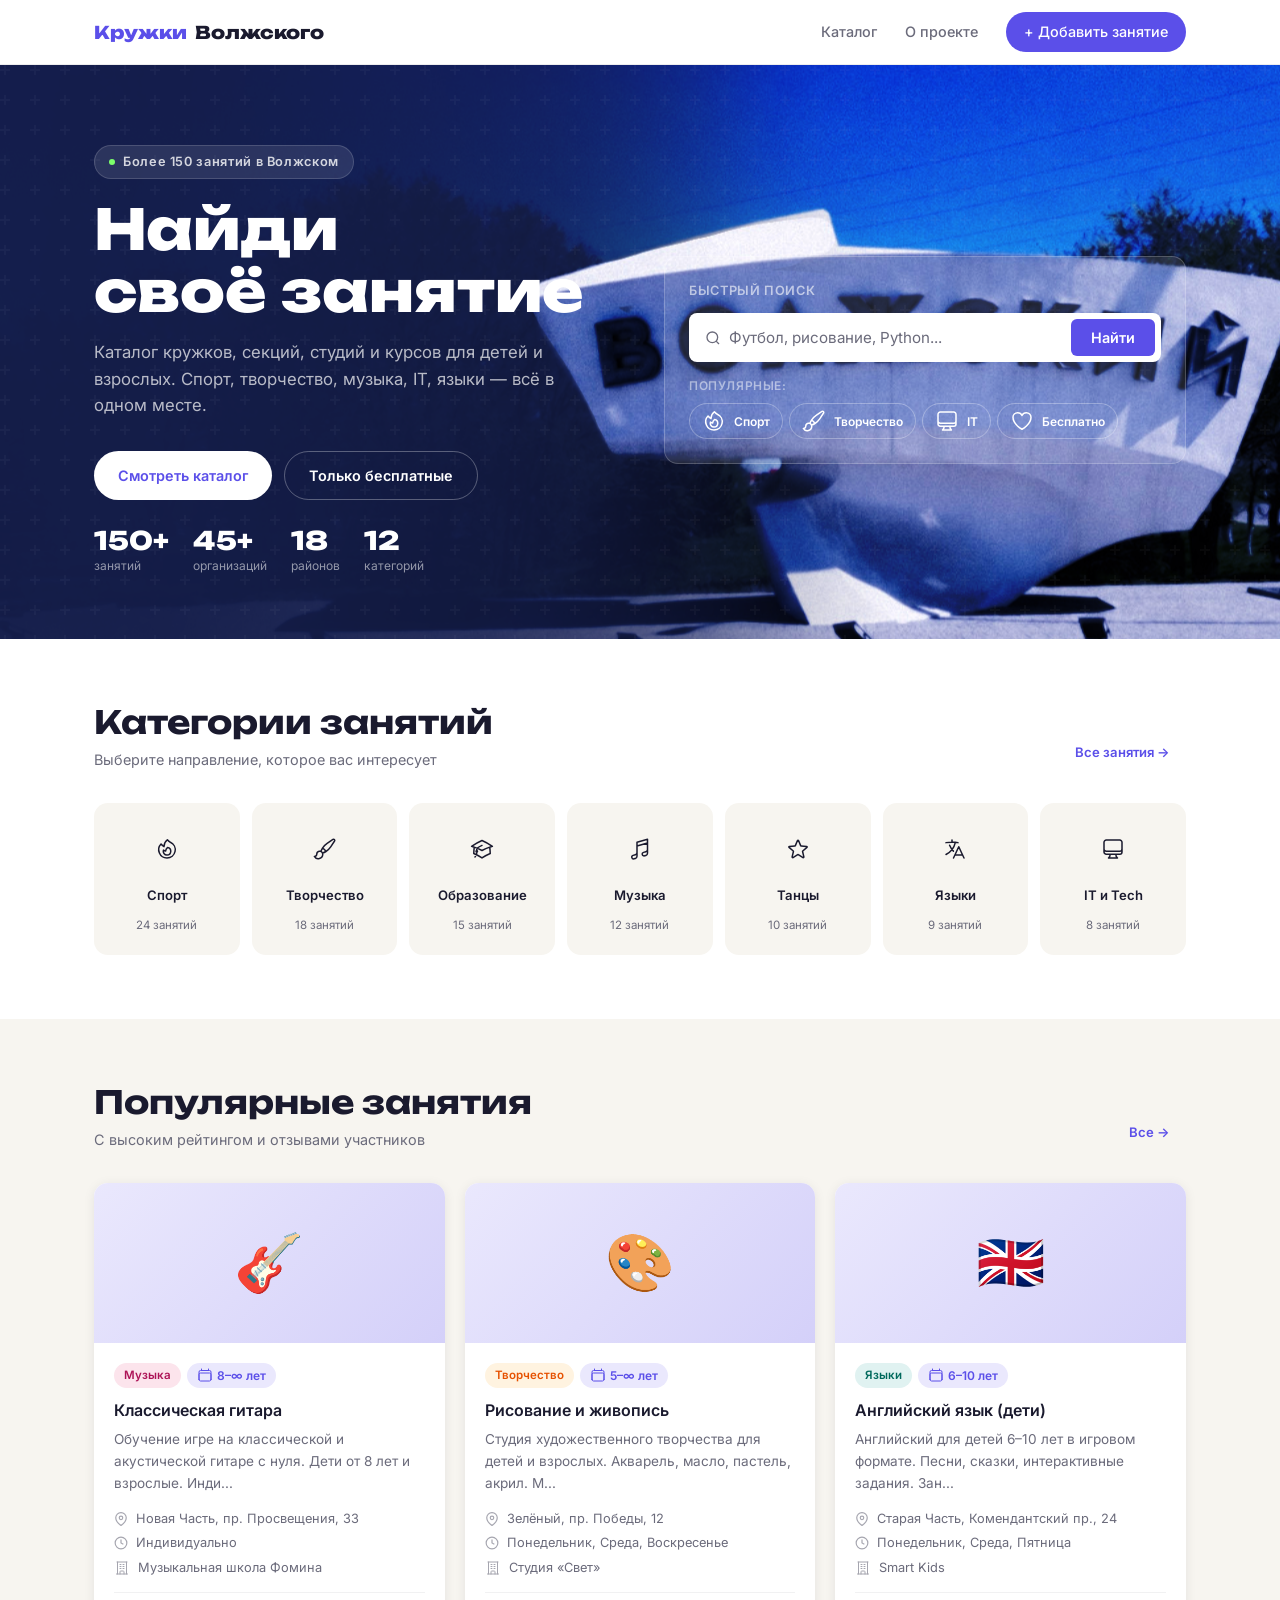
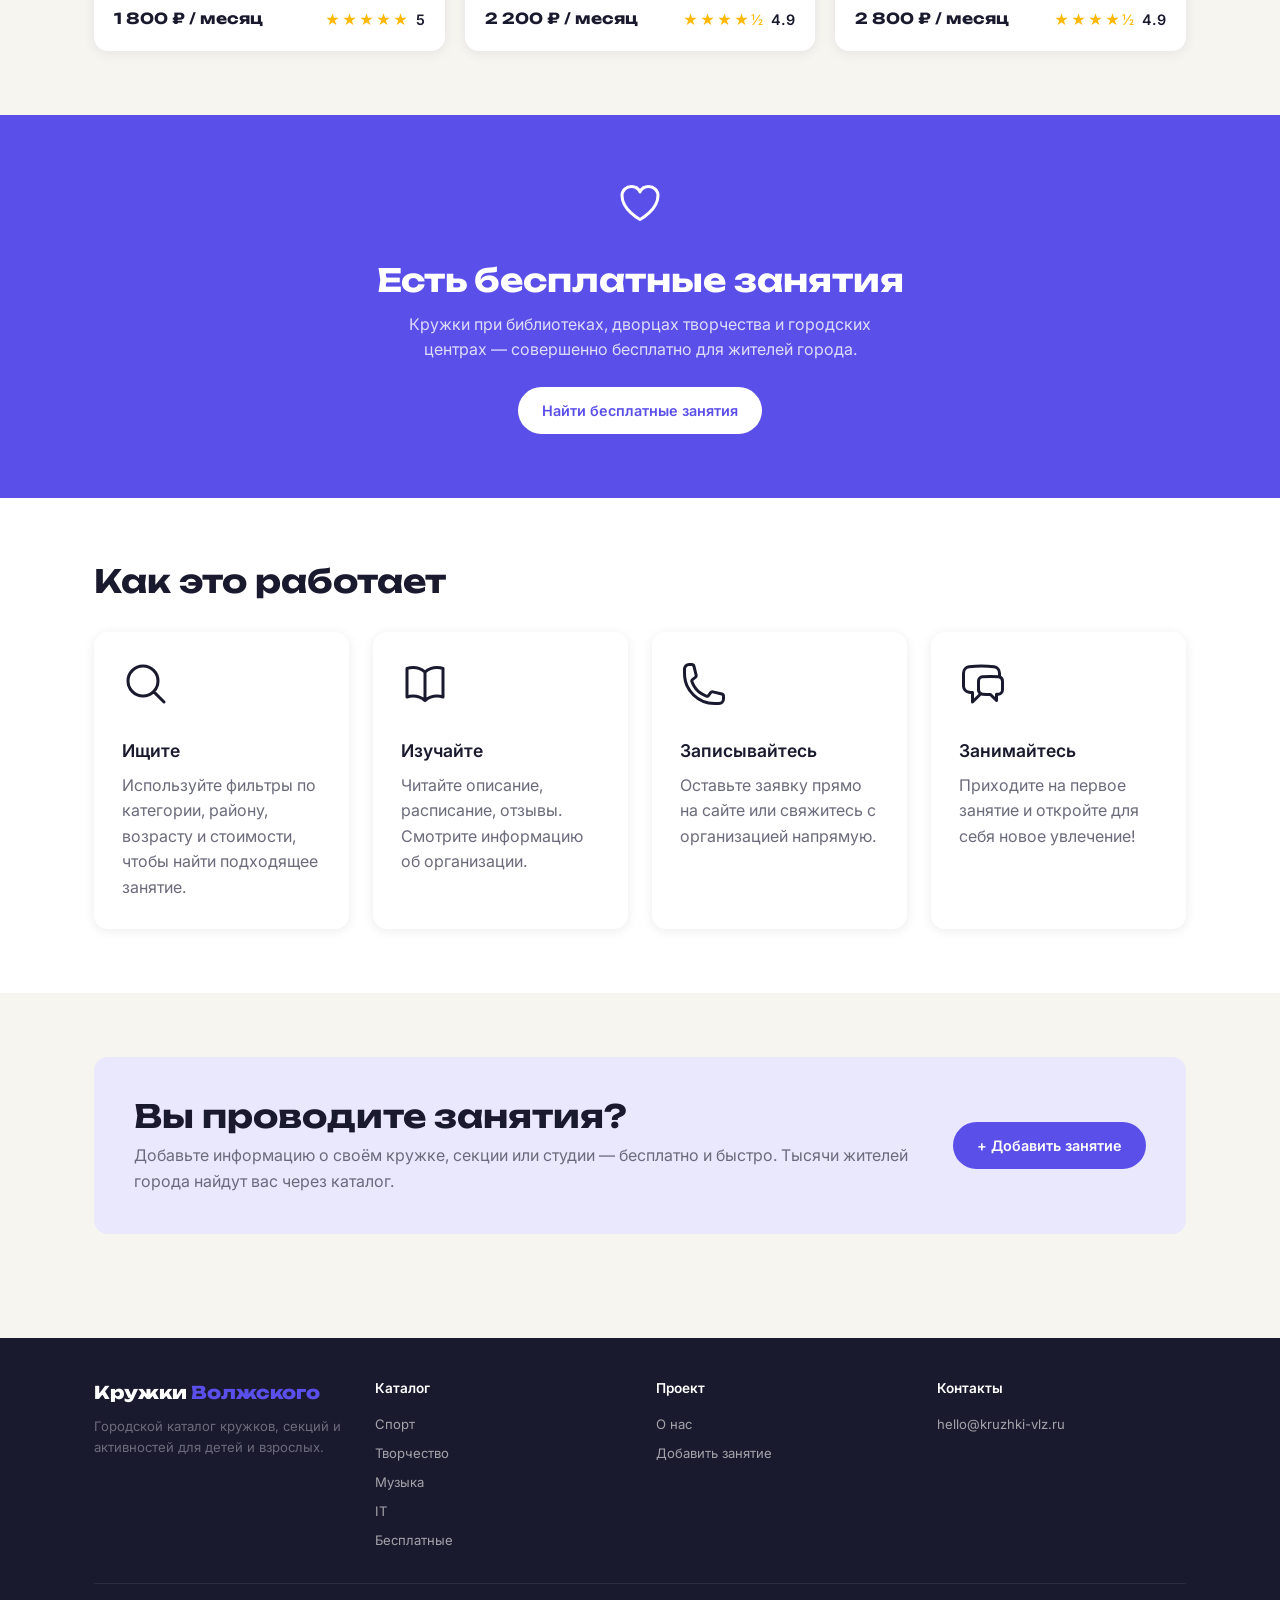
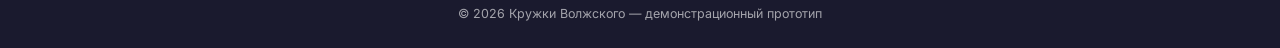
<file: index.html>
<!DOCTYPE html>
<html lang="ru">
    <head>
        <meta charset="UTF-8">
        <meta name="viewport" content="width=device-width, initial-scale=1.0">
        <title>Кружки Волжского — каталог занятий для детей и взрослых</title>
        <link rel="preconnect" href="https://fonts.googleapis.com">
        <link href="https://fonts.googleapis.com/css2?family=Unbounded:wght@700;800&family=Inter:wght@400;500;600&display=swap" rel="stylesheet">
        <link rel="stylesheet" href="css/style.css">
    </head>
    <body>

        <nav class="nav">
        <div class="container nav__inner">
        <a href="index.html" class="nav__logo">Кружки<span>Волжского</span></a>
        <div class="nav__links">
        <a href="catalog.html">Каталог</a>
        <a href="about.html">О проекте</a>
        <a href="add.html" class="nav__cta">+ Добавить занятие</a>
        </div>
        <button class="nav__burger" onclick="document.querySelector('.nav__links').style.display='flex'" aria-label="Меню">
        <svg width="22" height="18" viewBox="0 0 22 18" fill="none">
        <rect y="0" width="22" height="2.5" rx="1.5" fill="#1A1A2E"/>
        <rect y="7.5" width="22" height="2.5" rx="1.5" fill="#1A1A2E"/>
        <rect y="15" width="22" height="2.5" rx="1.5" fill="#1A1A2E"/>
        </svg>
        </button>
        </div>
        </nav>

        <section class="hero">
            <div class="container hero__inner">
                <div>
                <div class="hero__eyebrow">
                    <span></span>
                    Более 150 занятий в Волжском
                    </div>
                    <h1>Найди<br>своё занятие</h1>
                    <p class="hero__sub">Каталог кружков, секций, студий и курсов для детей и взрослых. Спорт, творчество, музыка, IT, языки — всё в одном месте.</p>
                    <div class="hero__actions">
                        <a href="catalog.html" class="btn btn--white">Смотреть каталог</a>
                        <a href="catalog.html?free=1" class="btn btn--outline">Только бесплатные</a>
                    </div>
                    <div class="hero__stats">
                        <div class="stat"><span class="stat__num">150+</span><span class="stat__label">занятий</span></div>
                        <div class="stat"><span class="stat__num">45+</span><span class="stat__label">организаций</span></div>
                        <div class="stat"><span class="stat__num">18</span><span class="stat__label">районов</span></div>
                        <div class="stat"><span class="stat__num">12</span><span class="stat__label">категорий</span></div>
                    </div>
                </div>
                <div class="hero__search">
                    <div class="hero__search-label">Быстрый поиск</div>
                    <div class="search-bar">
                        <svg width="16" height="16" viewBox="0 0 24 24" fill="none" stroke="#6B6B7B" stroke-width="2"><circle cx="11" cy="11" r="8"/><path d="m21 21-4.35-4.35"/></svg>
                        <input type="text" id="heroSearch" placeholder="Футбол, рисование, Python..." autocomplete="off">
                        <button class="btn--search" onclick="heroSearch()">Найти</button>
                    </div>
                        <div style="margin-top:14px">
                        <div style="font-size:0.75rem;color:rgba(255,255,255,0.5);margin-bottom:8px;font-weight:600;letter-spacing:0.05em">ПОПУЛЯРНЫЕ:</div>
                        <div style="display:flex;gap:6px;flex-wrap:wrap">
                            <a href="catalog.html?category=sport" class="btn btn--outline" style="font-size:0.75rem;padding:5px 12px"><svg xmlns="http://www.w3.org/2000/svg" fill="none" viewBox="0 0 24 24" stroke-width="1.5" stroke="currentColor" width="24" height="24">
                            <path stroke-linecap="round" stroke-linejoin="round" d="M15.362 5.214A8.252 8.252 0 0 1 12 21 8.25 8.25 0 0 1 6.038 7.047 8.287 8.287 0 0 0 9 9.601a8.983 8.983 0 0 1 3.361-6.867 8.21 8.21 0 0 0 3 2.48Z" />
                            <path stroke-linecap="round" stroke-linejoin="round" d="M12 18a3.75 3.75 0 0 0 .495-7.468 5.99 5.99 0 0 0-1.925 3.547 5.975 5.975 0 0 1-2.133-1.001A3.75 3.75 0 0 0 12 18Z" />
                            </svg>
                            Спорт</a>
                            <a href="catalog.html?category=art" class="btn btn--outline" style="font-size:0.75rem;padding:5px 12px"><svg xmlns="http://www.w3.org/2000/svg" fill="none" viewBox="0 0 24 24" stroke-width="1.5" stroke="currentColor" width="24" height="24">
                            <path stroke-linecap="round" stroke-linejoin="round" d="M9.53 16.122a3 3 0 0 0-5.78 1.128 2.25 2.25 0 0 1-2.4 2.245 4.5 4.5 0 0 0 8.4-2.245c0-.399-.078-.78-.22-1.128Zm0 0a15.998 15.998 0 0 0 3.388-1.62m-5.043-.025a15.994 15.994 0 0 1 1.622-3.395m3.42 3.42a15.995 15.995 0 0 0 4.764-4.648l3.876-5.814a1.151 1.151 0 0 0-1.597-1.597L14.146 6.32a15.996 15.996 0 0 0-4.649 4.763m3.42 3.42a6.776 6.776 0 0 0-3.42-3.42" />
                            </svg>
                            Творчество</a>
                            <a href="catalog.html?category=tech" class="btn btn--outline" style="font-size:0.75rem;padding:5px 12px"><svg xmlns="http://www.w3.org/2000/svg" fill="none" viewBox="0 0 24 24" stroke-width="1.5" stroke="currentColor" width="24" height="24">
                            <path stroke-linecap="round" stroke-linejoin="round" d="M9 17.25v1.007a3 3 0 0 1-.879 2.122L7.5 21h9l-.621-.621A3 3 0 0 1 15 18.257V17.25m6-12V15a2.25 2.25 0 0 1-2.25 2.25H5.25A2.25 2.25 0 0 1 3 15V5.25m18 0A2.25 2.25 0 0 0 18.75 3H5.25A2.25 2.25 0 0 0 3 5.25m18 0V12a2.25 2.25 0 0 1-2.25 2.25H5.25A2.25 2.25 0 0 1 3 12V5.25" />
                            </svg>
                            IT</a>
                            <a href="catalog.html?free=1" class="btn btn--outline" style="font-size:0.75rem;padding:5px 12px"><svg xmlns="http://www.w3.org/2000/svg" fill="none" viewBox="0 0 24 24" stroke-width="1.5" stroke="currentColor" width="24" height="24">
                            <path stroke-linecap="round" stroke-linejoin="round" d="M21 8.25c0-2.485-2.099-4.5-4.688-4.5-1.935 0-3.597 1.126-4.312 2.733-.715-1.607-2.377-2.733-4.313-2.733C5.1 3.75 3 5.765 3 8.25c0 7.22 9 12 9 12s9-4.78 9-12Z" />
                            </svg>
                            Бесплатно</a>
                        </div>
                    </div>
                </div>
            </div>
        </section>

        <section class="section categories">
            <div class="container">
                <div class="section-header">
                    <div><h2>Категории занятий</h2><p>Выберите направление, которое вас интересует</p></div>
                    <a href="catalog.html" class="btn btn--ghost btn--sm">Все занятия →</a>
                </div>
                <div class="cats-grid" id="catsGrid"></div>
            </div>
        </section>

        <section class="section" style="background:var(--bg)">
            <div class="container">
                <div class="section-header">
                <div><h2>Популярные занятия</h2><p>С высоким рейтингом и отзывами участников</p></div>
                <a href="catalog.html" class="btn btn--ghost btn--sm">Все →</a>
                </div>
                <div class="cards-grid" id="featuredGrid"></div>
            </div>
        </section>

        <section class="section" style="background:var(--accent);color:#fff">
            <div class="container" style="text-align:center">
                <div style="font-size:2.5rem;margin-bottom:16px"><svg xmlns="http://www.w3.org/2000/svg" fill="none" width="48" height="48" stroke-width="1.5" stroke="currentColor" viewBox="0 0 24 24">
                    <path stroke-linecap="round" stroke-linejoin="round" d="M21 8.25c0-2.485-2.099-4.5-4.688-4.5-1.935 0-3.597 1.126-4.312 2.733-.715-1.607-2.377-2.733-4.313-2.733C5.1 3.75 3 5.765 3 8.25c0 7.22 9 12 9 12s9-4.78 9-12Z" />
                    </svg>
                </div>
                <h2 style="color:#fff;margin-bottom:12px">Есть бесплатные занятия</h2>
                <p style="color:rgba(255,255,255,0.8);max-width:500px;margin:0 auto 24px">Кружки при библиотеках, дворцах творчества и городских центрах — совершенно бесплатно для жителей города.</p>
                <a href="catalog.html?free=1" class="btn btn--white">Найти бесплатные занятия</a>
            </div>
        </section>

        <section class="section" style="background:var(--surface)">
            <div class="container">
                <div class="section-header">
                    <div><h2>Как это работает</h2></div>
                </div>
                <div style="display:grid;grid-template-columns:repeat(auto-fill,minmax(220px,1fr));gap:24px">
                <div class="about-card">
                    <div class="about-card__icon"><svg xmlns="http://www.w3.org/2000/svg" fill="none" width="48" height="48" stroke-width="1.5" stroke="currentColor" viewBox="0 0 24 24">
                        <path stroke-linecap="round" stroke-linejoin="round" d="m21 21-5.197-5.197m0 0A7.5 7.5 0 1 0 5.196 5.196a7.5 7.5 0 0 0 10.607 10.607Z" />
                        </svg>
                    </div>
                    <h3>Ищите</h3>
                    <p>Используйте фильтры по категории, району, возрасту и стоимости, чтобы найти подходящее занятие.</p>
                </div>
                <div class="about-card">
                    <div class="about-card__icon"><svg xmlns="http://www.w3.org/2000/svg" fill="none" width="48" height="48" stroke-width="1.5" stroke="currentColor" viewBox="0 0 24 24">
                        <path stroke-linecap="round" stroke-linejoin="round" d="M12 6.042A8.967 8.967 0 0 0 6 3.75c-1.052 0-2.062.18-3 .512v14.25A8.987 8.987 0 0 1 6 18c2.305 0 4.408.867 6 2.292m0-14.25a8.966 8.966 0 0 1 6-2.292c1.052 0 2.062.18 3 .512v14.25A8.987 8.987 0 0 0 18 18a8.967 8.967 0 0 0-6 2.292m0-14.25v14.25" />
                        </svg>
                    </div>
                    <h3>Изучайте</h3>
                    <p>Читайте описание, расписание, отзывы. Смотрите информацию об организации.</p>
                </div>
                <div class="about-card">
                    <div class="about-card__icon"><svg xmlns="http://www.w3.org/2000/svg" fill="none" width="48" height="48" stroke-width="1.5" stroke="currentColor" viewBox="0 0 24 24">
                        <path stroke-linecap="round" stroke-linejoin="round" d="M2.25 6.75c0 8.284 6.716 15 15 15h2.25a2.25 2.25 0 0 0 2.25-2.25v-1.372c0-.516-.351-.966-.852-1.091l-4.423-1.106c-.44-.11-.902.055-1.173.417l-.97 1.293c-.282.376-.769.542-1.21.38a12.035 12.035 0 0 1-7.143-7.143c-.162-.441.004-.928.38-1.21l1.293-.97c.363-.271.527-.734.417-1.173L6.963 3.102a1.125 1.125 0 0 0-1.091-.852H4.5A2.25 2.25 0 0 0 2.25 4.5v2.25Z" />
                        </svg>
                    </div>
                    <h3>Записывайтесь</h3>
                    <p>Оставьте заявку прямо на сайте или свяжитесь с организацией напрямую.</p>
                </div>
                <div class="about-card">
                    <div class="about-card__icon"><svg xmlns="http://www.w3.org/2000/svg" fill="none" width="48" height="48" stroke-width="1.5" stroke="currentColor" viewBox="0 0 24 24">
                        <path stroke-linecap="round" stroke-linejoin="round" d="M20.25 8.511c.884.284 1.5 1.128 1.5 2.097v4.286c0 1.136-.847 2.1-1.98 2.193-.34.027-.68.052-1.02.072v3.091l-3-3c-1.354 0-2.694-.055-4.02-.163a2.115 2.115 0 0 1-.825-.242m9.345-8.334a2.126 2.126 0 0 0-.476-.095 48.64 48.64 0 0 0-8.048 0c-1.131.094-1.976 1.057-1.976 2.192v4.286c0 .837.46 1.58 1.155 1.951m9.345-8.334V6.637c0-1.621-1.152-3.026-2.76-3.235A48.455 48.455 0 0 0 11.25 3c-2.115 0-4.198.137-6.24.402-1.608.209-2.76 1.614-2.76 3.235v6.226c0 1.621 1.152 3.026 2.76 3.235.577.075 1.157.14 1.74.194V21l4.155-4.155" />
                        </svg>
                    </div>
                    <h3>Занимайтесь</h3>
                    <p>Приходите на первое занятие и откройте для себя новое увлечение!</p>
                </div>
                </div>
            </div>
        </section>

        <section class="section" style="background:var(--bg)">
            <div class="container">
                <div style="background:var(--accent-light);border-radius:var(--radius);padding:40px;display:grid;grid-template-columns:1fr auto;gap:24px;align-items:center;flex-wrap:wrap">
                    <div>
                        <h2 style="margin-bottom:8px">Вы проводите занятия?</h2>
                        <p>Добавьте информацию о своём кружке, секции или студии — бесплатно и быстро. Тысячи жителей города найдут вас через каталог.</p>
                    </div>
                    <a href="add.html" class="btn btn--primary" style="white-space:nowrap">+ Добавить занятие</a>
                </div>
            </div>
        </section>

        <footer class="footer">
            <div class="container">
                <div class="footer__inner">
                    <div>
                        <div class="footer__logo">Кружки<span> Волжского</span></div>
                        <p class="footer__desc">Городской каталог кружков, секций и активностей для детей и взрослых.</p>
                    </div>
                    <div>
                        <div class="footer__col-title">Каталог</div>
                        <div class="footer__links">
                            <a href="catalog.html?category=sport">Спорт</a>
                            <a href="catalog.html?category=art">Творчество</a>
                            <a href="catalog.html?category=music">Музыка</a>
                            <a href="catalog.html?category=tech">IT</a>
                            <a href="catalog.html?free=1">Бесплатные</a>
                        </div>
                    </div>
                    <div>
                        <div class="footer__col-title">Проект</div>
                        <div class="footer__links">
                            <a href="about.html">О нас</a>
                            <a href="add.html">Добавить занятие</a>
                        </div>
                    </div>
                    <div>
                        <div class="footer__col-title">Контакты</div>
                        <div class="footer__links">
                            <a href="mailto:hello@kruzhki-spb.ru">hello@kruzhki-vlz.ru</a>
                        </div>
                    </div>
                </div>
                <div class="footer__bottom">© 2026 Кружки Волжского — демонстрационный прототип</div>
            </div>
        </footer>

        <script src="js/data.js"></script>
        <script src="js/main.js"></script>
        <script>
            document.addEventListener('DOMContentLoaded', () => {
                const catsGrid = document.getElementById('catsGrid');
                catsGrid.innerHTML = CATEGORIES.map(cat => `
                <div class="cat-card" onclick="window.location='catalog.html?category=${cat.id}'">
                <div class="cat-card__icon">${cat.emoji}</div>
                <div class="cat-card__name">${cat.label}</div>
                <div class="cat-card__count">${cat.count} занятий</div>
                </div>`).join('');

                const featured = [...ACTIVITIES].sort((a,b) => b.rating - a.rating).slice(0,3);
                document.getElementById('featuredGrid').innerHTML = featured.map(buildActivityCard).join('');
            });

            function heroSearch() {
                const q = document.getElementById('heroSearch').value.trim();
                if (q) window.location = 'catalog.html?q=' + encodeURIComponent(q);
                else window.location = 'catalog.html';
            }
            document.getElementById('heroSearch').addEventListener('keydown', e => {
                if (e.key === 'Enter') heroSearch();
            });
        </script>
    </body>
</html>
</file>
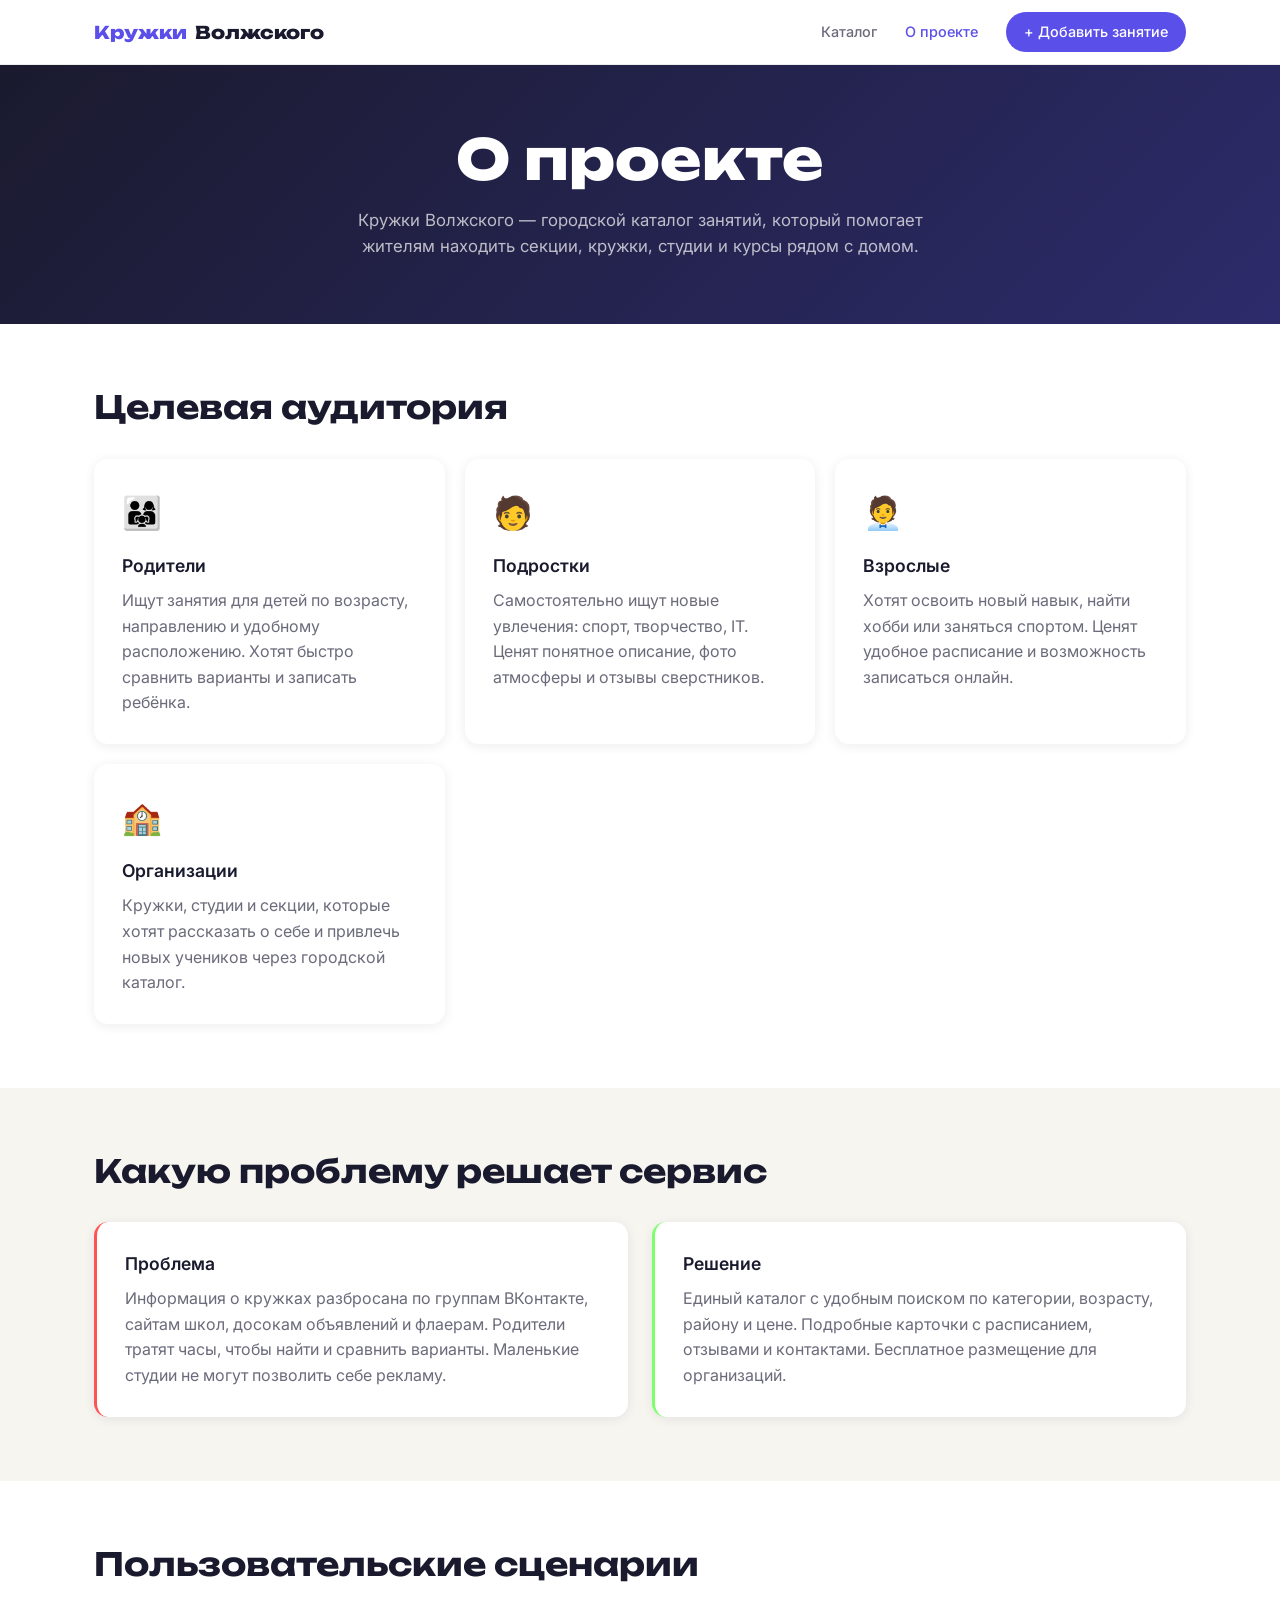
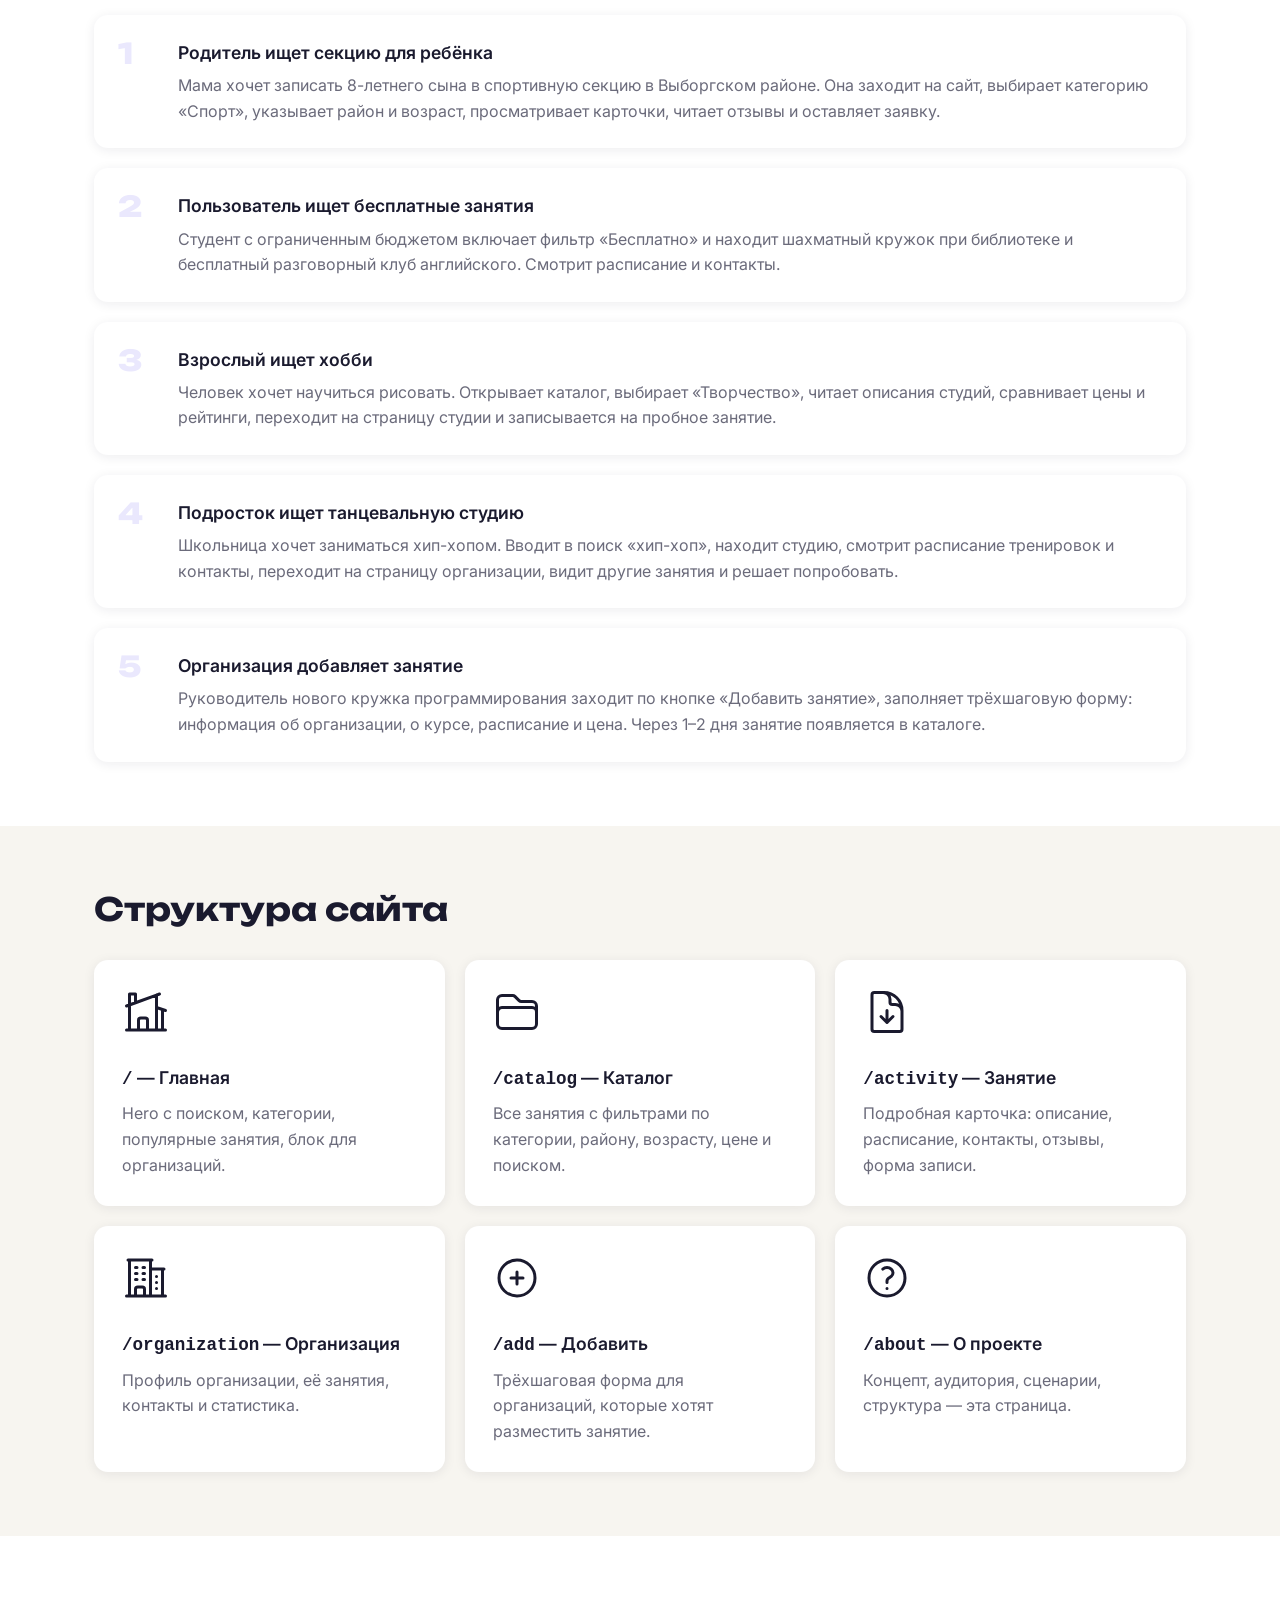
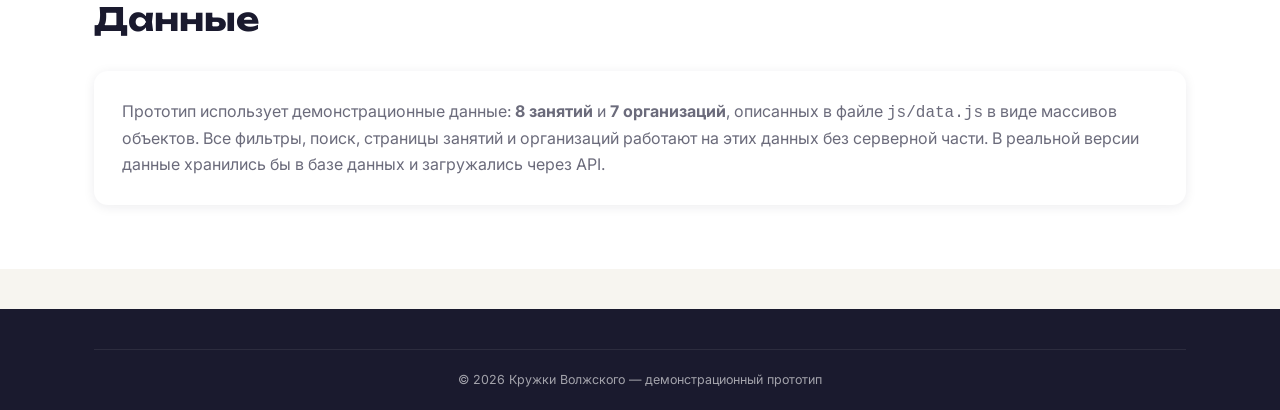
<file: about.html>
<!DOCTYPE html>
<html lang="ru">
    <head>
        <meta charset="UTF-8">
        <meta name="viewport" content="width=device-width, initial-scale=1.0">
        <title>О проекте — Кружки Волжского</title>
        <link rel="preconnect" href="https://fonts.googleapis.com">
        <link href="https://fonts.googleapis.com/css2?family=Unbounded:wght@700;800&family=Inter:wght@400;500;600&display=swap" rel="stylesheet">
        <link rel="stylesheet" href="css/style.css">
    </head>
    <body>

        <nav class="nav">
            <div class="container nav__inner">
                <a href="index.html" class="nav__logo">Кружки<span>Волжского</span></a>
                <div class="nav__links">
                    <a href="catalog.html">Каталог</a>
                    <a href="about.html" class="active">О проекте</a>
                    <a href="add.html" class="nav__cta">+ Добавить занятие</a>
                </div>
            </div>
        </nav>

        <div class="about-hero">
            <div class="container">
                <h1>О проекте</h1>
                <p>Кружки Волжского — городской каталог занятий, который помогает жителям находить секции, кружки, студии и курсы рядом с домом.</p>
            </div>
        </div>

        <section class="section" style="background:var(--surface)">
            <div class="container">
                <div class="section-header"><h2>Целевая аудитория</h2></div>
                <div class="about-grid">
                    <div class="about-card">
                        <div class="about-card__icon">👨‍👩‍👧</div>
                        <h3>Родители</h3>
                        <p>Ищут занятия для детей по возрасту, направлению и удобному расположению. Хотят быстро сравнить варианты и записать ребёнка.</p>
                    </div>
                    <div class="about-card">
                        <div class="about-card__icon">🧑</div>
                        <h3>Подростки</h3>
                        <p>Самостоятельно ищут новые увлечения: спорт, творчество, IT. Ценят понятное описание, фото атмосферы и отзывы сверстников.</p>
                    </div>
                    <div class="about-card">
                        <div class="about-card__icon">🧑‍💼</div>
                        <h3>Взрослые</h3>
                        <p>Хотят освоить новый навык, найти хобби или заняться спортом. Ценят удобное расписание и возможность записаться онлайн.</p>
                    </div>
                    <div class="about-card">
                        <div class="about-card__icon">🏫</div>
                        <h3>Организации</h3>
                        <p>Кружки, студии и секции, которые хотят рассказать о себе и привлечь новых учеников через городской каталог.</p>
                    </div>
                </div>
            </div>
        </section>

        <section class="section">
            <div class="container">
                <div class="section-header"><h2>Какую проблему решает сервис</h2></div>
                <div style="display:grid;grid-template-columns:1fr 1fr;gap:24px">
                    <div class="about-card" style="border-left:3px solid #ff5252">
                        <h3 style="margin-bottom:8px">Проблема</h3>
                        <p>Информация о кружках разбросана по группам ВКонтакте, сайтам школ, досокам объявлений и флаерам. Родители тратят часы, чтобы найти и сравнить варианты. Маленькие студии не могут позволить себе рекламу.</p>
                    </div>
                    <div class="about-card" style="border-left:3px solid #7CFF6B">
                        <h3 style="margin-bottom:8px">Решение</h3>
                        <p>Единый каталог с удобным поиском по категории, возрасту, району и цене. Подробные карточки с расписанием, отзывами и контактами. Бесплатное размещение для организаций.</p>
                    </div>
                </div>
            </div>
        </section>

        <section class="section" style="background:var(--surface)">
            <div class="container">
                <div class="section-header"><h2>Пользовательские сценарии</h2></div>
                <div class="scenarios-list">
                    <div class="scenario">
                        <div class="scenario__num">1</div>
                        <div>
                            <h3>Родитель ищет секцию для ребёнка</h3>
                            <p>Мама хочет записать 8-летнего сына в спортивную секцию в Выборгском районе. Она заходит на сайт, выбирает категорию «Спорт», указывает район и возраст, просматривает карточки, читает отзывы и оставляет заявку.</p>
                        </div>
                    </div>
                    <div class="scenario">
                        <div class="scenario__num">2</div>
                        <div>
                            <h3>Пользователь ищет бесплатные занятия</h3>
                            <p>Студент с ограниченным бюджетом включает фильтр «Бесплатно» и находит шахматный кружок при библиотеке и бесплатный разговорный клуб английского. Смотрит расписание и контакты.</p>
                    </div>
                    </div>
                    <div class="scenario">
                        <div class="scenario__num">3</div>
                        <div>
                            <h3>Взрослый ищет хобби</h3>
                            <p>Человек хочет научиться рисовать. Открывает каталог, выбирает «Творчество», читает описания студий, сравнивает цены и рейтинги, переходит на страницу студии и записывается на пробное занятие.</p>
                        </div>
                    </div>
                    <div class="scenario">
                        <div class="scenario__num">4</div>
                        <div>
                            <h3>Подросток ищет танцевальную студию</h3>
                            <p>Школьница хочет заниматься хип-хопом. Вводит в поиск «хип-хоп», находит студию, смотрит расписание тренировок и контакты, переходит на страницу организации, видит другие занятия и решает попробовать.</p>
                        </div>
                    </div>
                    <div class="scenario">
                        <div class="scenario__num">5</div>
                        <div>
                            <h3>Организация добавляет занятие</h3>
                            <p>Руководитель нового кружка программирования заходит по кнопке «Добавить занятие», заполняет трёхшаговую форму: информация об организации, о курсе, расписание и цена. Через 1–2 дня занятие появляется в каталоге.</p>
                        </div>
                    </div>
                </div>
            </div>
        </section>

        <section class="section">
        <div class="container">
        <div class="section-header"><h2>Структура сайта</h2></div>
        <div class="about-grid">
        <div class="about-card">
        <div class="about-card__icon"><svg xmlns="http://www.w3.org/2000/svg" fill="none" viewBox="0 0 24 24" stroke-width="1.5" stroke="currentColor" width="48" height="48">
        <path stroke-linecap="round" stroke-linejoin="round" d="M8.25 21v-4.875c0-.621.504-1.125 1.125-1.125h2.25c.621 0 1.125.504 1.125 1.125V21m0 0h4.5V3.545M12.75 21h7.5V10.75M2.25 21h1.5m18 0h-18M2.25 9l4.5-1.636M18.75 3l-1.5.545m0 6.205 3 1m1.5.5-1.5-.5M6.75 7.364V3h-3v18m3-13.636 10.5-3.819" />
        </svg>
        </div>
        <h3><code>/</code> — Главная</h3>
        <p>Hero с поиском, категории, популярные занятия, блок для организаций.</p>
        </div>
        <div class="about-card">
        <div class="about-card__icon"><svg xmlns="http://www.w3.org/2000/svg" fill="none" viewBox="0 0 24 24" stroke-width="1.5" stroke="currentColor" width="48" height="48">
        <path stroke-linecap="round" stroke-linejoin="round" d="M2.25 12.75V12A2.25 2.25 0 0 1 4.5 9.75h15A2.25 2.25 0 0 1 21.75 12v.75m-8.69-6.44-2.12-2.12a1.5 1.5 0 0 0-1.061-.44H4.5A2.25 2.25 0 0 0 2.25 6v12a2.25 2.25 0 0 0 2.25 2.25h15A2.25 2.25 0 0 0 21.75 18V9a2.25 2.25 0 0 0-2.25-2.25h-5.379a1.5 1.5 0 0 1-1.06-.44Z" />
        </svg>
        </div>
        <h3><code>/catalog</code> — Каталог</h3>
        <p>Все занятия с фильтрами по категории, району, возрасту, цене и поиском.</p>
        </div>
        <div class="about-card">
        <div class="about-card__icon"><svg xmlns="http://www.w3.org/2000/svg" fill="none" viewBox="0 0 24 24" stroke-width="1.5" stroke="currentColor" width="48" height="48">
        <path stroke-linecap="round" stroke-linejoin="round" d="M19.5 14.25v-2.625a3.375 3.375 0 0 0-3.375-3.375h-1.5A1.125 1.125 0 0 1 13.5 7.125v-1.5a3.375 3.375 0 0 0-3.375-3.375H8.25m.75 12 3 3m0 0 3-3m-3 3v-6m-1.5-9H5.625c-.621 0-1.125.504-1.125 1.125v17.25c0 .621.504 1.125 1.125 1.125h12.75c.621 0 1.125-.504 1.125-1.125V11.25a9 9 0 0 0-9-9Z" />
        </svg>
        </div>
        <h3><code>/activity</code> — Занятие</h3>
        <p>Подробная карточка: описание, расписание, контакты, отзывы, форма записи.</p>
        </div>
        <div class="about-card">
        <div class="about-card__icon"><svg xmlns="http://www.w3.org/2000/svg" fill="none" viewBox="0 0 24 24" stroke-width="1.5" stroke="currentColor" width="48" height="48">
        <path stroke-linecap="round" stroke-linejoin="round" d="M2.25 21h19.5m-18-18v18m10.5-18v18m6-13.5V21M6.75 6.75h.75m-.75 3h.75m-.75 3h.75m3-6h.75m-.75 3h.75m-.75 3h.75M6.75 21v-3.375c0-.621.504-1.125 1.125-1.125h2.25c.621 0 1.125.504 1.125 1.125V21M3 3h12m-.75 4.5H21m-3.75 3.75h.008v.008h-.008v-.008Zm0 3h.008v.008h-.008v-.008Zm0 3h.008v.008h-.008v-.008Z" />
        </svg>
        </div>
        <h3><code>/organization</code> — Организация</h3>
        <p>Профиль организации, её занятия, контакты и статистика.</p>
        </div>
        <div class="about-card">
        <div class="about-card__icon"><svg xmlns="http://www.w3.org/2000/svg" fill="none" viewBox="0 0 24 24" stroke-width="1.5" stroke="currentColor" width="48" height="48">
        <path stroke-linecap="round" stroke-linejoin="round" d="M12 9v6m3-3H9m12 0a9 9 0 1 1-18 0 9 9 0 0 1 18 0Z" />
        </svg>
        </div>
        <h3><code>/add</code> — Добавить</h3>
        <p>Трёхшаговая форма для организаций, которые хотят разместить занятие.</p>
        </div>
        <div class="about-card">
        <div class="about-card__icon"><svg xmlns="http://www.w3.org/2000/svg" fill="none" viewBox="0 0 24 24" stroke-width="1.5" stroke="currentColor" width="48" width="48">
        <path stroke-linecap="round" stroke-linejoin="round" d="M9.879 7.519c1.171-1.025 3.071-1.025 4.242 0 1.172 1.025 1.172 2.687 0 3.712-.203.179-.43.326-.67.442-.745.361-1.45.999-1.45 1.827v.75M21 12a9 9 0 1 1-18 0 9 9 0 0 1 18 0Zm-9 5.25h.008v.008H12v-.008Z" />
        </svg>
        </div>
        <h3><code>/about</code> — О проекте</h3>
        <p>Концепт, аудитория, сценарии, структура — эта страница.</p>
        </div>
        </div>
        </div>
        </section>

        <section class="section" style="background:var(--surface)">
        <div class="container">
        <div class="section-header"><h2>Данные</h2></div>
        <div class="about-card">
        <p>Прототип использует демонстрационные данные: <strong>8 занятий</strong> и <strong>7 организаций</strong>, описанных в файле <code>js/data.js</code> в виде массивов объектов. Все фильтры, поиск, страницы занятий и организаций работают на этих данных без серверной части. В реальной версии данные хранились бы в базе данных и загружались через API.</p>
        </div>
        </div>
        </section>

        <footer class="footer">
        <div class="container">
        <div class="footer__bottom">© 2026 Кружки Волжского — демонстрационный прототип</div>
        </div>
        </footer>

        <script src="js/data.js"></script>
        <script src="js/main.js"></script>
    </body>
</html>
</file>
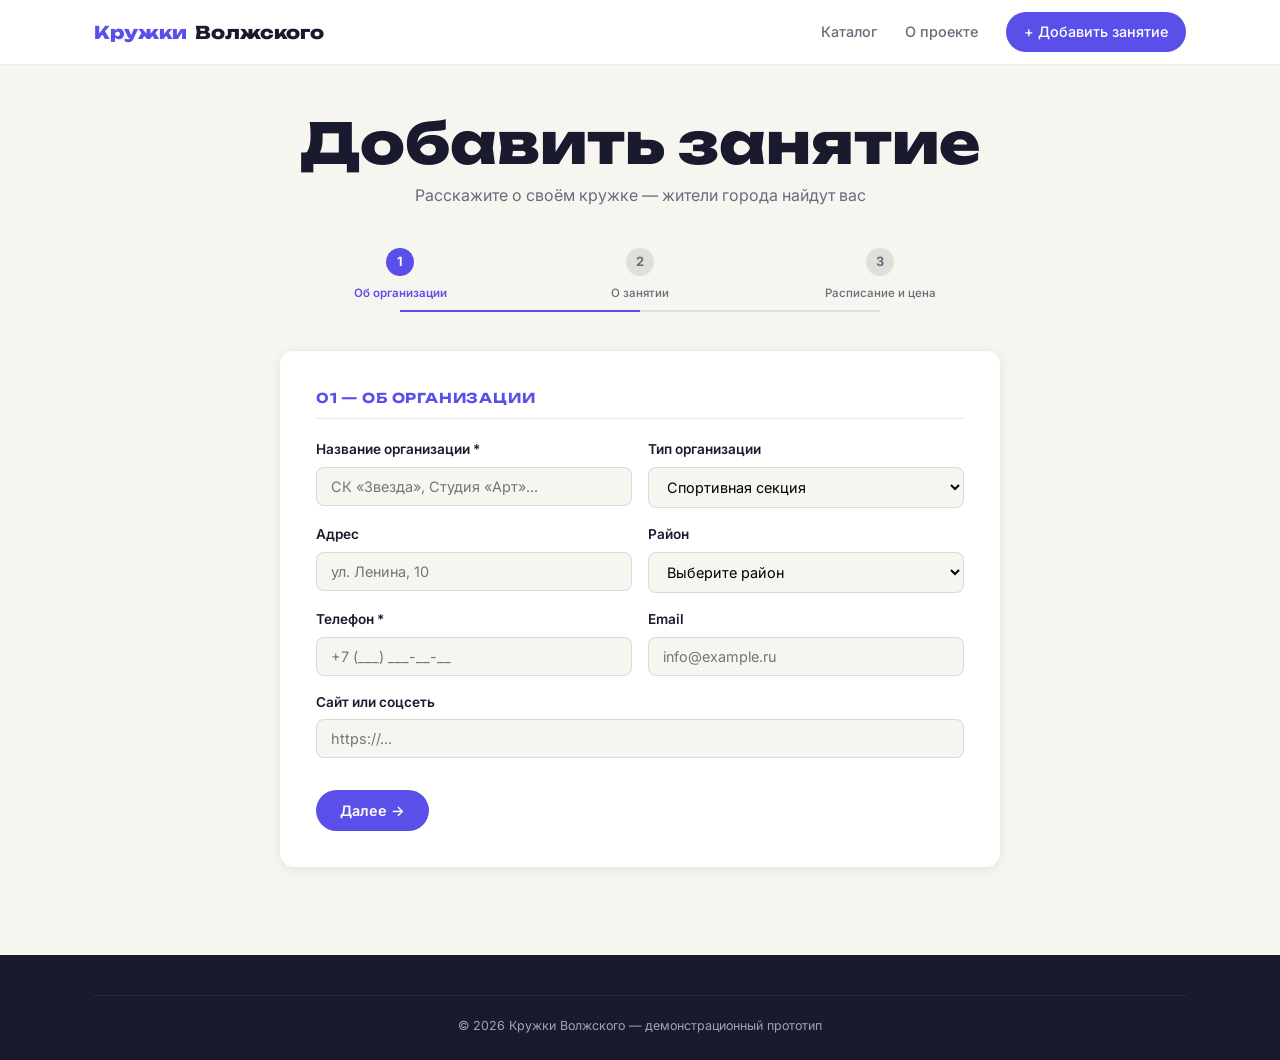
<file: add.html>
<!DOCTYPE html>
<html lang="ru">
    <head>
        <meta charset="UTF-8">
        <meta name="viewport" content="width=device-width, initial-scale=1.0">
        <title>Добавить занятие — Кружки Волжского</title>
        <link rel="preconnect" href="https://fonts.googleapis.com">
        <link href="https://fonts.googleapis.com/css2?family=Unbounded:wght@700;800&family=Inter:wght@400;500;600&display=swap" rel="stylesheet">
        <link rel="stylesheet" href="css/style.css">
    </head>
    <body>

        <nav class="nav">
            <div class="container nav__inner">
                <a href="index.html" class="nav__logo">Кружки<span>Волжского</span></a>
                <div class="nav__links">
                    <a href="catalog.html">Каталог</a>
                    <a href="about.html">О проекте</a>
                    <a href="add.html" class="nav__cta active">+ Добавить занятие</a>
                </div>
            </div>
        </nav>

        <div class="add-page">
            <div class="container">
                <div class="add-page__header">
                <h1>Добавить занятие</h1>
                <p>Расскажите о своём кружке — жители города найдут вас</p>
                </div>

                <div id="addForm">

                    <div class="form-steps" style="max-width:720px;margin:0 auto 32px">
                        <div class="form-step active" data-step="1">
                        <div class="step-dot">1</div>
                        <div class="step-label">Об организации</div>
                        </div>
                        <div class="form-step" data-step="2">
                            <div class="step-dot">2</div>
                            <div class="step-label">О занятии</div>
                        </div>
                        <div class="form-step" data-step="3">
                            <div class="step-dot">3</div>
                            <div class="step-label">Расписание и цена</div>
                    </div>
                    </div>

                    <div class="form-card">

                        <div class="form-section" data-step="1">
                            <div class="form-section__title">01 — Об организации</div>
                            <div class="form-row">
                                <div class="form-group">
                                    <label>Название организации *</label>
                                    <input type="text" id="addOrg" placeholder="СК «Звезда», Студия «Арт»...">
                                </div>
                                <div class="form-group">
                                    <label>Тип организации</label>
                                    <select>
                                    <option>Спортивная секция</option>
                                    <option>Творческая студия</option>
                                    <option>Образовательный центр</option>
                                    <option>Частный преподаватель</option>
                                    <option>Муниципальное учреждение</option>
                                    <option>Другое</option>
                                    </select>
                                </div>
                            </div>
                            <div class="form-row">
                                <div class="form-group">
                                    <label>Адрес</label>
                                    <input type="text" placeholder="ул. Ленина, 10">
                                </div>
                                <div class="form-group">
                                    <label>Район</label>
                                    <select id="addDistrict"><option value="">Выберите район</option></select>
                                </div>
                            </div>
                            <div class="form-row">
                                <div class="form-group">
                                <label>Телефон *</label>
                                <input type="tel" placeholder="+7 (___) ___-__-__">
                                </div>
                                <div class="form-group">
                                    <label>Email</label>
                                    <input type="email" placeholder="info@example.ru">
                                </div>
                            </div>
                            <div class="form-group">
                                <label>Сайт или соцсеть</label>
                                <input type="url" placeholder="https://...">
                            </div>
                        </div>

                        <div class="form-section" data-step="2" style="display:none">
                            <div class="form-section__title">02 — О занятии</div>
                            <div class="form-group">
                                <label>Название занятия *</label>
                                <input type="text" id="addTitle" placeholder="Футбол для детей, Курс акварели...">
                            </div>
                            <div class="form-row">
                                <div class="form-group">
                                    <label>Категория</label>
                                    <select id="addCategory"><option value="">Выберите категорию</option></select>
                                </div>
                                <div class="form-group">
                                    <label>Возраст</label>
                                    <div class="filter-range">
                                        <input type="number" placeholder="от" min="0" max="99">
                                        <span class="filter-sep">—</span>
                                        <input type="number" placeholder="до" min="0" max="99">
                                    </div>
                                </div>
                            </div>
                            <div class="form-group">
                                <label>Описание занятия</label>
                                <textarea placeholder="Расскажите, чему научатся участники, кто ведёт, особенности подхода..."></textarea>
                                <div class="form-hint">Минимум 50 символов. Хорошее описание помогает родителям и участникам сделать выбор.</div>
                            </div>
                            <div class="form-group">
                                <label>Теги (через запятую)</label>
                                <input type="text" placeholder="Начинающие, Командный спорт, Соревнования...">
                            </div>
                        </div>

                        <div class="form-section" data-step="3" style="display:none">
                            <div class="form-section__title">03 — Расписание и стоимость</div>
                            <div class="form-group">
                                <label>Расписание</label>
                                <textarea rows="4" placeholder="Понедельник 17:00–18:30&#10;Среда 17:00–18:30&#10;Пятница 17:00–18:30"></textarea>
                                <div class="form-hint">Напишите дни и время занятий в свободном формате.</div>
                            </div>
                            <div class="form-row">
                                <div class="form-group">
                                <label>Стоимость (₽)</label>
                                <input type="number" placeholder="1500" min="0">
                                <div class="form-hint">0 — если занятие бесплатное</div>
                                </div>
                                <div class="form-group">
                                    <label>Период оплаты</label>
                                    <select>
                                        <option>месяц</option>
                                        <option>занятие</option>
                                        <option>квартал</option>
                                        <option>год</option>
                                        <option>бесплатно</option>
                                    </select>
                                </div>
                            </div>
                            <div class="form-group">
                                <label>Дополнительная информация</label>
                                <textarea rows="3" placeholder="Пробное занятие бесплатно, нужно записаться заранее..."></textarea>
                            </div>
                        </div>

                        <div style="display:flex;gap:12px;margin-top:24px;justify-content:space-between">
                            <button class="btn btn--ghost" id="prevBtn" style="display:none">← Назад</button>
                            <button class="btn btn--primary" id="nextBtn">Далее →</button>
                            <button class="btn btn--primary" id="submitBtn" style="display:none">Отправить на проверку ✓</button>
                        </div>
                    </div>
                </div>

                <div id="addSuccess" style="display:none">
                    <div class="form-card">
                        <div class="success-screen">
                            <div class="success-screen__icon">🎉</div>
                            <h2>Заявка отправлена!</h2>
                            <p style="max-width:400px;margin:0 auto 24px">Мы проверим информацию в течение 1–2 рабочих дней и добавим занятие в каталог. На email придёт подтверждение.</p>
                            <div style="display:flex;gap:12px;justify-content:center;flex-wrap:wrap">
                                <a href="catalog.html" class="btn btn--primary">Перейти в каталог</a>
                                <a href="add.html" class="btn btn--accent-light">Добавить ещё</a>
                            </div>
                        </div>
                    </div>
                </div>
            </div>
        </div>

        <footer class="footer">
            <div class="container">
            <div class="footer__bottom">© 2026 Кружки Волжского — демонстрационный прототип</div>
            </div>
        </footer>

        <script src="js/data.js"></script>
        <script src="js/main.js"></script>
        <script src="js/add.js"></script>
    </body>
</html>
</file>
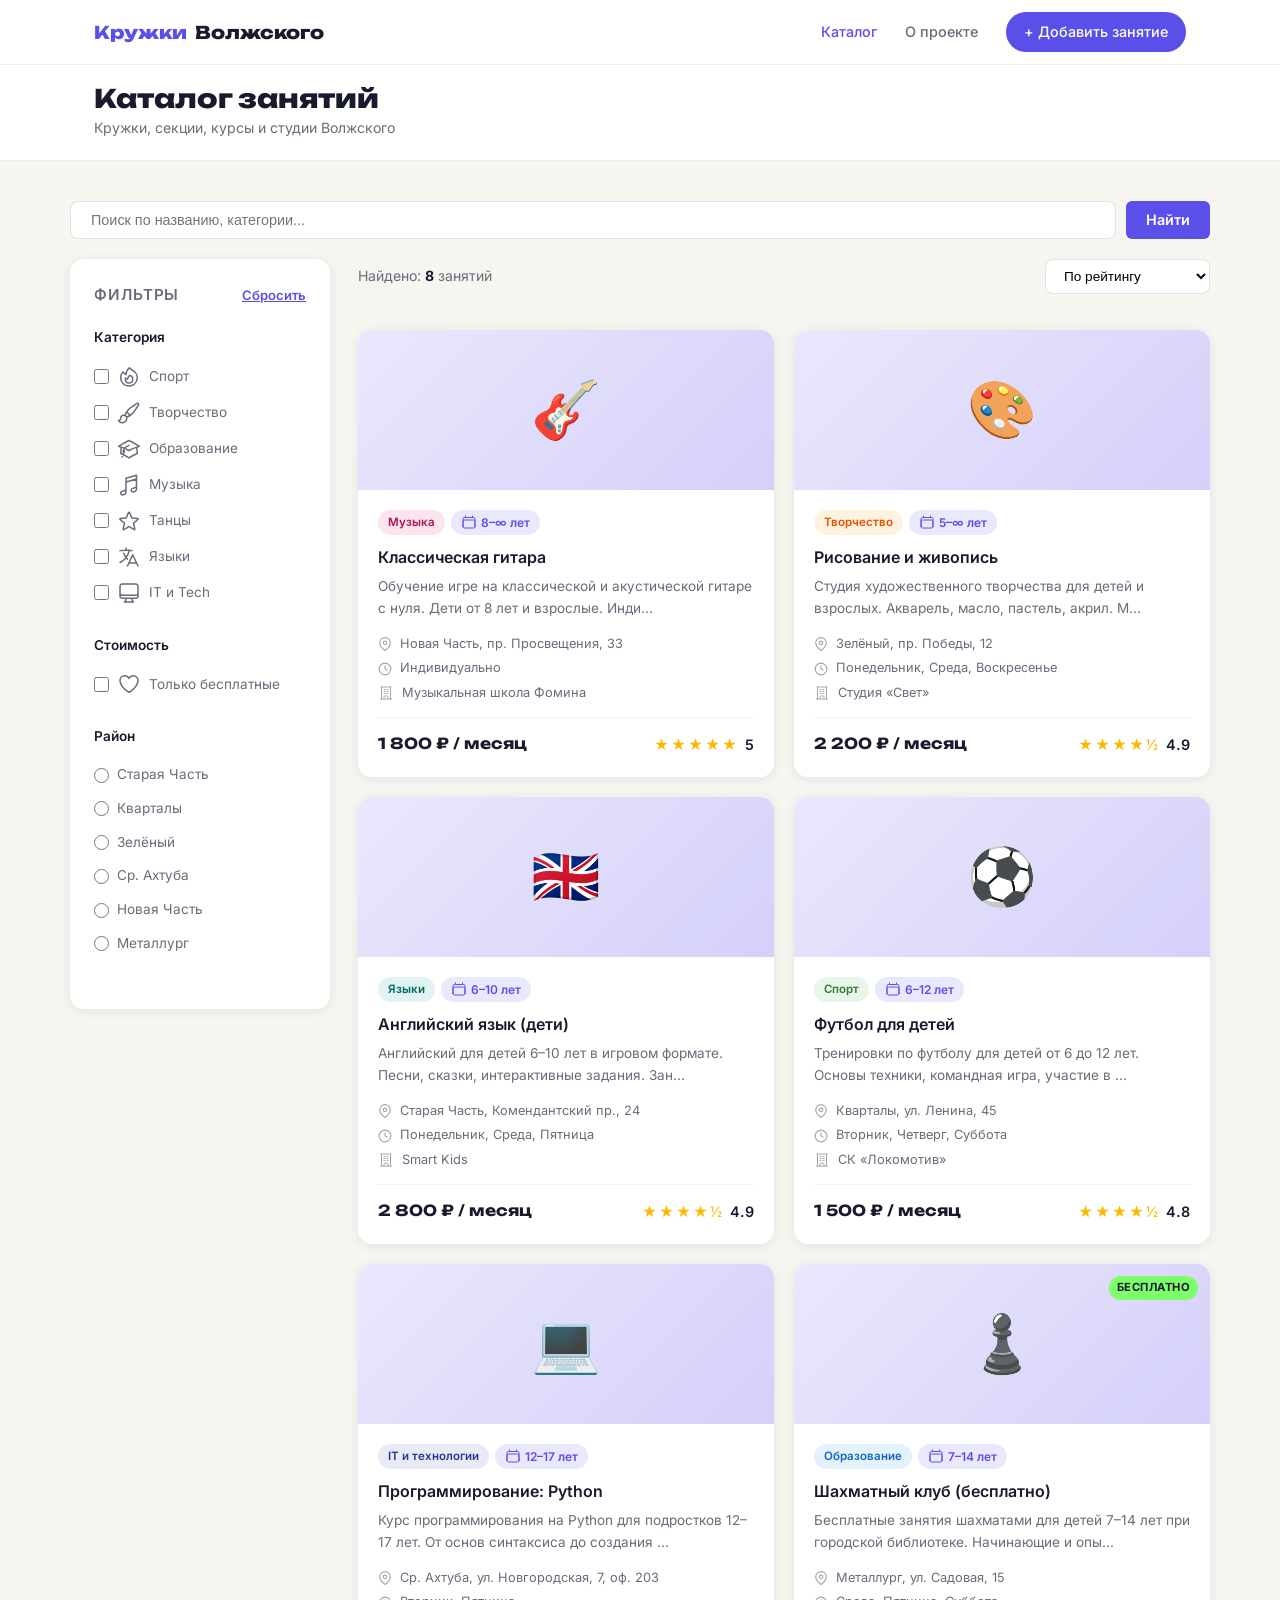
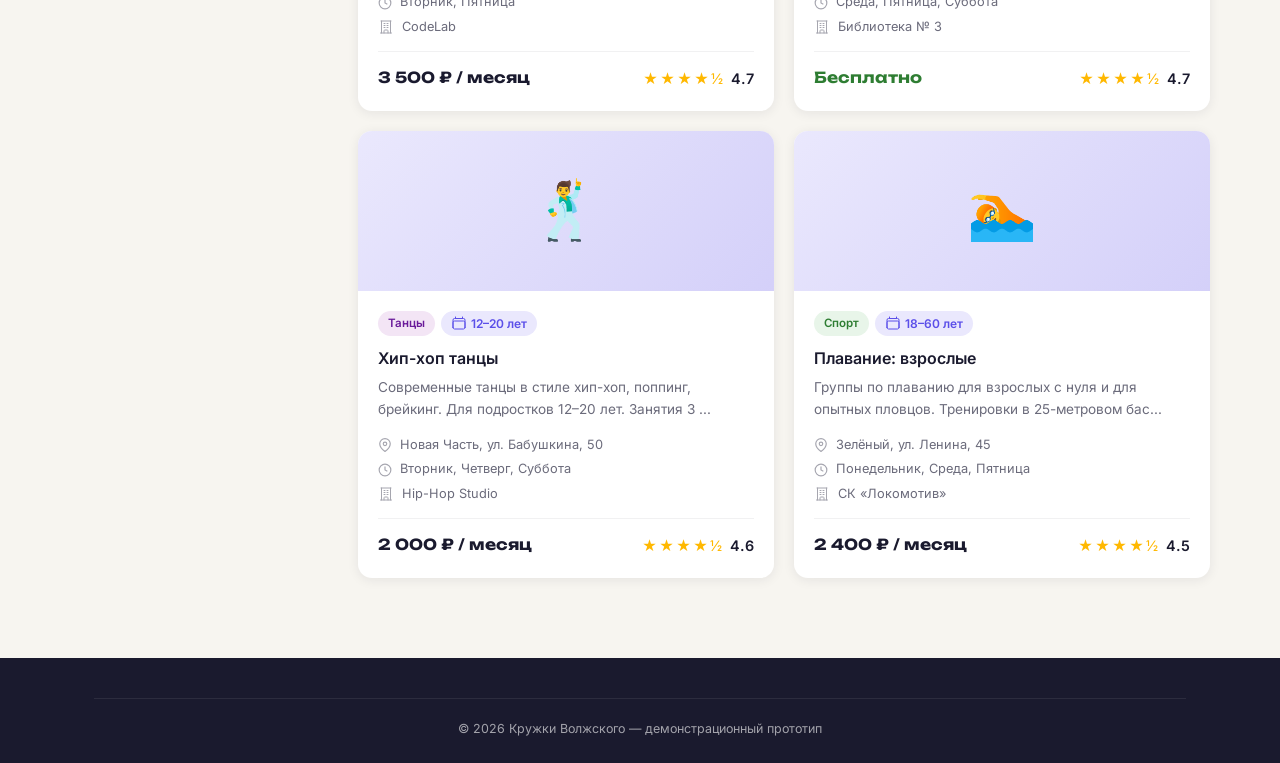
<file: catalog.html>
<!DOCTYPE html>
<html lang="ru">
    <head>
        <meta charset="UTF-8">
        <meta name="viewport" content="width=device-width, initial-scale=1.0">
        <title>Каталог занятий — Кружки Волжского</title>
        <link rel="preconnect" href="https://fonts.googleapis.com">
        <link href="https://fonts.googleapis.com/css2?family=Unbounded:wght@700;800&family=Inter:wght@400;500;600&display=swap" rel="stylesheet">
        <link rel="stylesheet" href="css/style.css">
    </head>
    <body>

        <nav class="nav">
            <div class="container nav__inner">
                <a href="index.html" class="nav__logo">Кружки<span>Волжского</span></a>
                <div class="nav__links">
                    <a href="catalog.html" class="active">Каталог</a>
                    <a href="about.html">О проекте</a>
                    <a href="add.html" class="nav__cta">+ Добавить занятие</a>
                </div>
            </div>
        </nav>

        <div style="background:var(--surface);border-bottom:1px solid rgba(26,26,46,0.08);padding:20px 0">
            <div class="container">
                <h1 style="font-size:1.6rem;margin-bottom:4px">Каталог занятий</h1>
                <p style="font-size:0.88rem">Кружки, секции, курсы и студии Волжского</p>
            </div>
        </div>

        <div class="container section--sm">
            <div class="catalog-search">
                <input type="text" id="catalogSearch" placeholder=" Поиск по названию, категории...">
                <button class="btn--search" onclick="document.getElementById('catalogSearch').dispatchEvent(new Event('input'))">Найти</button>
            </div>
            <div class="catalog-layout">

                <aside class="filters-panel">
                    <div style="display:flex;justify-content:space-between;align-items:center;margin-bottom:20px">
                    <h3 style="margin:0">Фильтры</h3>
                    <button class="filter-reset">Сбросить</button>
                    </div>

                    <div class="filter-group">
                    <span class="filter-group__label">Категория</span>
                    <div id="catFilterList"></div>
                    </div>

                    <div class="filter-group">
                        <span class="filter-group__label">Стоимость</span>
                        <label class="filter-option">
                            <input type="checkbox" id="freeCheck"> <svg xmlns="http://www.w3.org/2000/svg" fill="none" width="24" height="24" stroke-width="1.5" stroke="currentColor" viewBox="0 0 24 24">
                            <path stroke-linecap="round" stroke-linejoin="round" d="M21 8.25c0-2.485-2.099-4.5-4.688-4.5-1.935 0-3.597 1.126-4.312 2.733-.715-1.607-2.377-2.733-4.313-2.733C5.1 3.75 3 5.765 3 8.25c0 7.22 9 12 9 12s9-4.78 9-12Z" />
                            </svg> Только бесплатные
                        </label>
                    </div>

                    <div class="filter-group">
                        <span class="filter-group__label">Район</span>
                        <div id="distFilterList"></div>
                    </div>
                </aside>

                <div>
                    <div class="catalog-top">
                        <span id="resultCount" class="catalog-top__count"></span>
                        <select class="sort-select" id="sortSelect">
                        <option value="rating">По рейтингу</option>
                        <option value="price_asc">Сначала дешевле</option>
                        <option value="price_desc">Сначала дороже</option>
                        </select>
                    </div>
                    <div id="activeFilters" class="active-filters"></div>
                    <div class="cards-grid" id="catalogGrid"></div>
                </div>
            </div>
        </div>

        <footer class="footer">
        <div class="container">
        <div class="footer__bottom">© 2026 Кружки Волжского — демонстрационный прототип</div>
        </div>
        </footer>

        <script src="js/data.js"></script>
        <script src="js/main.js"></script>
        <script src="js/catalog.js"></script>
    </body>
</html>
</file>
<file: css/style.css>
:root {
    --bg: #F7F5F0;
    --surface: #FFFFFF;
    --ink: #1A1A2E;
    --ink-muted: #6B6B7B;
    --accent: #5B4FE9;
    --accent-light: #EAE8FD;
    --accent-hover: #4740C7;
    --tag-sport: #E8F5E9;
    --tag-sport-ink: #2E7D32;
    --tag-art: #FFF3E0;
    --tag-art-ink: #E65100;
    --tag-edu: #E3F2FD;
    --tag-edu-ink: #1565C0;
    --tag-music: #FCE4EC;
    --tag-music-ink: #AD1457;
    --tag-dance: #F3E5F5;
    --tag-dance-ink: #6A1B9A;
    --tag-lang: #E0F2F1;
    --tag-lang-ink: #00695C;
    --tag-tech: #E8EAF6;
    --tag-tech-ink: #283593;
    --radius: 14px;
    --radius-sm: 8px;
    --shadow: 0 2px 12px rgba(26,26,46,0.08);
    --shadow-hover: 0 6px 24px rgba(91,79,233,0.15);
    --transition: 0.2s ease;
    --font-display: 'Unbounded', sans-serif;
    --font-body: 'Inter', sans-serif;
}

*, *::before, *::after { box-sizing: border-box; margin: 0; padding: 0; }
html { scroll-behavior: smooth; }
body {
    font-family: var(--font-body);
    background: var(--bg);
    color: var(--ink);
    line-height: 1.6;
    font-size: 16px;
}
a { color: inherit; text-decoration: none; }
img { max-width: 100%; display: block; }
button { cursor: pointer; font-family: var(--font-body); }
ul { list-style: none; }

.display { font-family: var(--font-display); font-weight: 800; }
h1 { font-size: clamp(2rem, 5vw, 3.5rem); font-family: var(--font-display); font-weight: 800; line-height: 1.1; }
h2 { font-size: clamp(1.4rem, 3vw, 2rem); font-family: var(--font-display); font-weight: 700; line-height: 1.2; }
h3 { font-size: 1.1rem; font-weight: 600; }
p { color: var(--ink-muted); }

.container { max-width: 1140px; margin: 0 auto; padding: 0 24px; }
.section { padding: 64px 0; }
.section--sm { padding: 40px 0; }

.nav {
    background: var(--surface);
    border-bottom: 1px solid rgba(26,26,46,0.08);
    position: sticky; top: 0; z-index: 100;
}
.nav__inner {
    display: flex; align-items: center; justify-content: space-between;
    height: 64px;
}
.nav__logo {
    font-family: var(--font-display);
    font-weight: 800;
    font-size: 1.1rem;
    color: var(--accent);
    display: flex; align-items: center; gap: 8px;
}
.nav__logo span { color: var(--ink); }
.nav__links { display: flex; gap: 28px; align-items: center; }
.nav__links a {
    font-size: 0.9rem;
    color: var(--ink-muted);
    font-weight: 500;
    transition: color var(--transition);
}
.nav__links a:hover, .nav__links a.active { color: var(--accent); }
.nav__cta {
    background: var(--accent);
    color: #fff !important;
    padding: 8px 18px;
    border-radius: 50px;
    font-weight: 600;
    font-size: 0.85rem;
    transition: background var(--transition);
}
.nav__cta:hover { background: var(--accent-hover) !important; }
.nav__burger { display: none; background: none; border: none; padding: 4px; }
.nav__burger svg { display: block; }

.hero {
    background: url('../img/volzhskiy2.png') center;
    color: #fff;
    padding: 80px 0 64px;
    overflow: hidden;
    position: relative;
}
.hero::after {
    content: '';
    position: absolute; inset: 0;
    background: url("data:image/svg+xml,%3Csvg width='60' height='60' viewBox='0 0 60 60' xmlns='http://www.w3.org/2000/svg'%3E%3Cg fill='none' fill-rule='evenodd'%3E%3Cg fill='%23ffffff' fill-opacity='0.03'%3E%3Cpath d='M36 34v-4h-2v4h-4v2h4v4h2v-4h4v-2h-4zm0-30V0h-2v4h-4v2h4v4h2V6h4V4h-4zM6 34v-4H4v4H0v2h4v4h2v-4h4v-2H6zM6 4V0H4v4H0v2h4v4h2V6h4V4H6z'/%3E%3C/g%3E%3C/g%3E%3C/svg%3E");
}
.hero__inner {
    position: relative; z-index: 1;
    display: grid; grid-template-columns: 1fr 1fr; gap: 48px; align-items: center;
}
.hero__eyebrow {
    display: inline-flex; align-items: center; gap: 8px;
    background: rgba(255,255,255,0.1);
    border: 1px solid rgba(255,255,255,0.15);
    padding: 6px 14px; border-radius: 50px;
    font-size: 0.8rem; font-weight: 600; letter-spacing: 0.05em;
    color: rgba(255,255,255,0.8);
    margin-bottom: 20px;
}
.hero__eyebrow span { width: 6px; height: 6px; background: #7CFF6B; border-radius: 50%; }
.hero h1 { color: #fff; margin-bottom: 16px; }
.hero__sub { color: rgba(255,255,255,0.7); font-size: 1.05rem; margin-bottom: 32px; max-width: 460px; }
.hero__actions { display: flex; gap: 12px; flex-wrap: wrap; }
.hero__search {
    background: rgba(255,255,255,0.1);
    border: 1px solid rgba(255,255,255,0.2);
    border-radius: var(--radius);
    padding: 24px;
    margin-top: 0;
}
.hero__search-label {
    color: rgba(255,255,255,0.6);
    font-size: 0.8rem; font-weight: 600; letter-spacing: 0.05em;
    text-transform: uppercase; margin-bottom: 12px;
}
.search-bar {
    display: flex; gap: 8px;
    background: #fff;
    border-radius: var(--radius-sm);
    padding: 6px 6px 6px 16px;
    align-items: center;
}
.search-bar input {
    flex: 1; border: none; outline: none;
    font-family: var(--font-body); font-size: 0.95rem; color: var(--ink);
    background: transparent;
}
.search-bar input::placeholder { color: var(--ink-muted); }
.btn {
    display: inline-flex; align-items: center; gap: 8px;
    padding: 12px 24px; border-radius: 50px;
    font-weight: 600; font-size: 0.9rem;
    border: none; transition: all var(--transition);
}
.btn--primary {
    background: var(--accent); color: #fff;
}
.btn--primary:hover { background: var(--accent-hover); transform: translateY(-1px); box-shadow: var(--shadow-hover); }
.btn--white {
    background: #fff; color: var(--accent);
}
.btn--white:hover { background: var(--accent-light); }
.btn--outline {
    background: transparent; color: #fff;
    border: 1.5px solid rgba(255,255,255,0.3);
}
.btn--outline:hover { border-color: #fff; background: rgba(255,255,255,0.05); }
.btn--accent-light {
    background: var(--accent-light); color: var(--accent);
}
.btn--accent-light:hover { background: var(--accent); color: #fff; }
.btn--ghost {
    background: transparent; color: var(--accent);
    padding: 10px 20px;
}
.btn--ghost:hover { background: var(--accent-light); }
.btn--sm { padding: 8px 16px; font-size: 0.82rem; }
.btn--full { width: 100%; justify-content: center; }
.btn--search {
    background: var(--accent); color: #fff;
    border-radius: 6px; padding: 10px 20px;
    font-size: 0.9rem; font-weight: 600; border: none;
    white-space: nowrap;
}
.btn--search:hover { background: var(--accent-hover); }

.hero__stats {
    display: flex; gap: 24px; margin-top: 28px;
}
.stat { display: flex; flex-direction: column; }
.stat__num {
    font-family: var(--font-display); font-weight: 800;
    font-size: 1.6rem; color: #fff; line-height: 1;
}
.stat__label { font-size: 0.75rem; color: rgba(255,255,255,0.55); margin-top: 2px; }

.categories { background: var(--surface); }
.cats-grid {
    display: grid;
    grid-template-columns: repeat(auto-fill, minmax(140px, 1fr));
    gap: 12px;
    margin-top: 32px;
}
.cat-card {
    display: flex; flex-direction: column; align-items: center;
    gap: 10px; padding: 20px 12px;
    background: var(--bg);
    border-radius: var(--radius);
    border: 1.5px solid transparent;
    cursor: pointer;
    transition: all var(--transition);
    text-align: center;
}
.cat-card:hover {
    border-color: var(--accent);
    background: var(--accent-light);
    transform: translateY(-2px);
    box-shadow: var(--shadow-hover);
}
.cat-card__icon { font-size: 2rem; }
.cat-card__name { font-size: 0.82rem; font-weight: 600; color: var(--ink); }
.cat-card__count { font-size: 0.72rem; color: var(--ink-muted); }

.section-header {
    display: flex; align-items: flex-end; justify-content: space-between;
    margin-bottom: 32px;
    flex-wrap: wrap; gap: 16px;
}
.section-header h2 { margin: 0; }
.section-header p { margin-top: 6px; font-size: 0.9rem; }

.cards-grid {
    display: grid;
    grid-template-columns: repeat(auto-fill, minmax(300px, 1fr));
    gap: 20px;
}
.activity-card {
    background: var(--surface);
    border-radius: var(--radius);
    overflow: hidden;
    box-shadow: var(--shadow);
    transition: all var(--transition);
    display: flex; flex-direction: column;
}
.activity-card:hover {
    transform: translateY(-4px);
    box-shadow: var(--shadow-hover);
}
.activity-card__img {
    height: 160px;
    background: linear-gradient(135deg, var(--accent-light), #d4d0f9);
    display: flex; align-items: center; justify-content: center;
    font-size: 3.5rem;
    position: relative;
}
.activity-card__free {
    position: absolute; top: 12px; right: 12px;
    background: #7CFF6B; color: #1A1A2E;
    font-size: 0.7rem; font-weight: 700;
    padding: 3px 8px; border-radius: 50px;
    letter-spacing: 0.04em;
}
.activity-card__body { padding: 20px; flex: 1; display: flex; flex-direction: column; }
.activity-card__tags { display: flex; gap: 6px; flex-wrap: wrap; margin-bottom: 10px; }
.tag {
    display: inline-block;
    padding: 3px 10px; border-radius: 50px;
    font-size: 0.72rem; font-weight: 600;
}
.tag--sport { background: var(--tag-sport); color: var(--tag-sport-ink); }
.tag--art { background: var(--tag-art); color: var(--tag-art-ink); }
.tag--edu { background: var(--tag-edu); color: var(--tag-edu-ink); }
.tag--music { background: var(--tag-music); color: var(--tag-music-ink); }
.tag--dance { background: var(--tag-dance); color: var(--tag-dance-ink); }
.tag--lang { background: var(--tag-lang); color: var(--tag-lang-ink); }
.tag--tech { background: var(--tag-tech); color: var(--tag-tech-ink); }
.activity-card h3 { margin-bottom: 6px; font-size: 1rem; }
.activity-card p { font-size: 0.85rem; flex: 1; }
.activity-card__meta {
    display: flex; flex-direction: column; gap: 4px;
    margin: 14px 0;
}
.meta-row {
    display: flex; align-items: center; gap: 8px;
    font-size: 0.8rem; color: var(--ink-muted);
}
.meta-row svg { flex-shrink: 0; opacity: 0.6; }
.activity-card__footer {
    display: flex; align-items: center; justify-content: space-between;
    padding-top: 14px;
    border-top: 1px solid rgba(26,26,46,0.06);
    margin-top: auto;
}
.price { font-family: var(--font-display); font-weight: 700; font-size: 0.95rem; color: var(--ink); }
.price--free { color: #2E7D32; }

.catalog-layout {
    display: grid;
    grid-template-columns: 260px 1fr;
    gap: 28px;
    align-items: start;
}
.filters-panel {
    background: var(--surface);
    border-radius: var(--radius);
    padding: 24px;
    box-shadow: var(--shadow);
    position: sticky; top: 84px;
}
.filters-panel h3 { margin-bottom: 20px; font-size: 0.95rem; text-transform: uppercase; letter-spacing: 0.06em; color: var(--ink-muted); }
.filter-group { margin-bottom: 24px; }
.filter-group__label { font-weight: 600; font-size: 0.85rem; margin-bottom: 10px; display: block; }
.filter-option {
    display: flex; align-items: center; gap: 8px;
    padding: 6px 0; cursor: pointer;
    font-size: 0.85rem; color: var(--ink-muted);
    transition: color var(--transition);
}
.filter-option:hover { color: var(--accent); }
.filter-option input[type="checkbox"] { accent-color: var(--accent); width: 15px; height: 15px; }
.filter-option input[type="radio"] { accent-color: var(--accent); width: 15px; height: 15px; }
.filter-range { display: flex; gap: 8px; align-items: center; }
.filter-range input {
    flex: 1; padding: 8px 10px;
    border: 1.5px solid rgba(26,26,46,0.12);
    border-radius: var(--radius-sm);
    font-size: 0.85rem; outline: none;
    transition: border-color var(--transition);
}
.filter-range input:focus { border-color: var(--accent); }
.filter-sep { color: var(--ink-muted); font-size: 0.8rem; }
.filter-reset {
    background: none; border: none; color: var(--accent);
    font-size: 0.82rem; font-weight: 600; cursor: pointer; padding: 0;
    text-decoration: underline;
}
.catalog-top {
    display: flex; align-items: center; justify-content: space-between;
    margin-bottom: 20px; flex-wrap: wrap; gap: 12px;
}
.catalog-top__count { font-size: 0.88rem; color: var(--ink-muted); }
.catalog-top__count strong { color: var(--ink); }
.sort-select {
    padding: 8px 14px; border-radius: var(--radius-sm);
    border: 1.5px solid rgba(26,26,46,0.12);
    font-size: 0.85rem; outline: none; cursor: pointer;
    background: var(--surface);
    transition: border-color var(--transition);
}
.sort-select:focus { border-color: var(--accent); }
.catalog-search {
    display: flex; gap: 10px; margin-bottom: 20px;
}
.catalog-search input {
    flex: 1; padding: 10px 16px;
    border: 1.5px solid rgba(26,26,46,0.12);
    border-radius: var(--radius-sm);
    font-size: 0.9rem; outline: none;
    transition: border-color var(--transition);
}
.catalog-search input:focus { border-color: var(--accent); }
.active-filters {
    display: flex; gap: 8px; flex-wrap: wrap; margin-bottom: 16px;
}
.active-filter {
    display: inline-flex; align-items: center; gap: 6px;
    background: var(--accent-light); color: var(--accent);
    padding: 4px 10px; border-radius: 50px; font-size: 0.78rem; font-weight: 600;
}
.active-filter button {
    background: none; border: none; color: var(--accent);
    font-size: 1rem; line-height: 1; padding: 0; cursor: pointer;
}
.no-results {
    text-align: center; padding: 60px 20px;
    color: var(--ink-muted);
}
.no-results__icon { font-size: 3rem; margin-bottom: 12px; }
.pagination {
    display: flex; gap: 8px; justify-content: center;
    margin-top: 36px;
}
.page-btn {
    width: 38px; height: 38px;
    border-radius: var(--radius-sm);
    border: 1.5px solid rgba(26,26,46,0.12);
    background: var(--surface);
    font-size: 0.85rem; font-weight: 600;
    transition: all var(--transition);
}
.page-btn:hover, .page-btn.active {
    background: var(--accent); color: #fff; border-color: var(--accent);
}

.activity-hero {
    background: linear-gradient(135deg, #1A1A2E, #2D2B6B);
    color: #fff; padding: 48px 0;
}
.activity-hero__back {
    display: inline-flex; align-items: center; gap: 6px;
    color: rgba(255,255,255,0.6); font-size: 0.85rem;
    margin-bottom: 24px; transition: color var(--transition);
}
.activity-hero__back:hover { color: #fff; }
.activity-hero__layout {
    display: grid; grid-template-columns: 1fr auto;
    gap: 32px; align-items: start;
}
.activity-hero__icon {
    font-size: 5rem; line-height: 1;
    margin-bottom: 16px;
}
.activity-hero h1 { color: #fff; margin-bottom: 12px; font-size: clamp(1.6rem, 3vw, 2.4rem); }
.activity-hero__tags { display: flex; gap: 8px; flex-wrap: wrap; margin-bottom: 16px; }
.activity-hero__meta { display: flex; gap: 24px; flex-wrap: wrap; }
.hero-meta-item { display: flex; flex-direction: column; gap: 2px; }
.hero-meta-item__label { font-size: 0.72rem; color: rgba(255,255,255,0.5); text-transform: uppercase; letter-spacing: 0.06em; }
.hero-meta-item__value { font-weight: 600; color: #fff; font-size: 0.95rem; }
.activity-hero__card {
    background: rgba(255,255,255,0.1);
    border: 1px solid rgba(255,255,255,0.15);
    border-radius: var(--radius);
    padding: 24px; min-width: 220px;
    backdrop-filter: blur(8px);
}
.price-block { margin-bottom: 20px; }
.price-block__label { font-size: 0.72rem; color: rgba(255,255,255,0.5); text-transform: uppercase; letter-spacing: 0.06em; margin-bottom: 4px; }
.price-block__val { font-family: var(--font-display); font-weight: 800; font-size: 1.8rem; color: #fff; }
.price-block__period { font-size: 0.8rem; color: rgba(255,255,255,0.6); }
.activity-body {
    display: grid; grid-template-columns: 1fr 340px;
    gap: 28px; align-items: start;
    padding: 40px 0;
}
.content-block { background: var(--surface); border-radius: var(--radius); padding: 28px; box-shadow: var(--shadow); margin-bottom: 20px; }
.content-block h3 { margin-bottom: 16px; }
.schedule-table { width: 100%; border-collapse: collapse; }
.schedule-table th {
    text-align: left; font-size: 0.78rem; text-transform: uppercase;
    letter-spacing: 0.05em; color: var(--ink-muted); font-weight: 600;
    padding: 8px 12px; border-bottom: 1.5px solid rgba(26,26,46,0.08);
}
.schedule-table td {
    padding: 10px 12px; font-size: 0.88rem;
    border-bottom: 1px solid rgba(26,26,46,0.05);
}
.schedule-table tr:last-child td { border-bottom: none; }
.sidebar-sticky { position: sticky; top: 84px; display: flex; flex-direction: column; gap: 16px; }
.sidebar-card { background: var(--surface); border-radius: var(--radius); padding: 24px; box-shadow: var(--shadow); }
.sidebar-card h4 { margin-bottom: 16px; font-size: 0.88rem; text-transform: uppercase; letter-spacing: 0.06em; color: var(--ink-muted); }
.contact-list { display: flex; flex-direction: column; gap: 10px; }
.contact-item { display: flex; align-items: center; gap: 10px; font-size: 0.88rem; }
.contact-item a { color: var(--accent); }
.org-mini {
    display: flex; align-items: center; gap: 12px;
    padding: 12px; background: var(--bg); border-radius: var(--radius-sm);
    margin-bottom: 14px;
}
.org-mini__avatar {
    width: 44px; height: 44px; border-radius: 10px;
    background: var(--accent-light); display: flex; align-items: center;
    justify-content: center; font-size: 1.4rem; flex-shrink: 0;
}
.org-mini__name { font-weight: 600; font-size: 0.88rem; }
.org-mini__type { font-size: 0.75rem; color: var(--ink-muted); }

.org-hero {
    background: var(--surface);
    padding: 40px 0;
    border-bottom: 1px solid rgba(26,26,46,0.08);
}
.org-hero__layout {
    display: flex; gap: 28px; align-items: center; flex-wrap: wrap;
}
.org-hero__avatar {
    width: 100px; height: 100px; border-radius: 20px;
    background: var(--accent-light); display: flex; align-items: center;
    justify-content: center; font-size: 3.5rem; flex-shrink: 0;
}
.org-hero__info { flex: 1; }
.org-hero__info h1 { font-size: clamp(1.4rem, 3vw, 2rem); margin-bottom: 8px; }
.org-hero__info p { font-size: 0.95rem; }
.org-hero__badges { display: flex; gap: 8px; flex-wrap: wrap; margin-top: 12px; }
.badge {
    display: inline-flex; align-items: center; gap: 6px;
    background: var(--bg); border: 1.5px solid rgba(26,26,46,0.1);
    padding: 5px 12px; border-radius: 50px;
    font-size: 0.78rem; font-weight: 600;
}
.org-stats {
    display: flex; gap: 2px;
    background: var(--bg); border-radius: var(--radius);
    overflow: hidden; margin-top: 20px;
}
.org-stat {
    flex: 1; padding: 20px; text-align: center;
    background: var(--surface);
    border: 1px solid rgba(26,26,46,0.06);
}
.org-stat__val { font-family: var(--font-display); font-weight: 800; font-size: 1.6rem; color: var(--accent); }
.org-stat__label { font-size: 0.75rem; color: var(--ink-muted); margin-top: 2px; }

.add-page { padding: 48px 0; }
.add-page__header { text-align: center; margin-bottom: 40px; }
.add-page__header h1 { margin-bottom: 8px; }
.form-card {
    background: var(--surface);
    border-radius: var(--radius);
    padding: 36px;
    box-shadow: var(--shadow);
    max-width: 720px; margin: 0 auto;
}
.form-section { margin-bottom: 32px; }
.form-section__title {
    font-family: var(--font-display); font-weight: 700;
    font-size: 0.85rem; text-transform: uppercase; letter-spacing: 0.06em;
    color: var(--accent); margin-bottom: 20px;
    padding-bottom: 10px; border-bottom: 1.5px solid var(--accent-light);
}
.form-row { display: grid; grid-template-columns: 1fr 1fr; gap: 16px; }
.form-group { margin-bottom: 16px; }
.form-group label { display: block; font-weight: 600; font-size: 0.85rem; margin-bottom: 6px; }
.form-group input,
.form-group select,
.form-group textarea {
    width: 100%; padding: 10px 14px;
    border: 1.5px solid rgba(26,26,46,0.12);
    border-radius: var(--radius-sm);
    font-family: var(--font-body); font-size: 0.9rem;
    outline: none; transition: border-color var(--transition);
    background: var(--bg);
}
.form-group input:focus,
.form-group select:focus,
.form-group textarea:focus { border-color: var(--accent); background: #fff; }
.form-group textarea { resize: vertical; min-height: 100px; }
.form-hint { font-size: 0.75rem; color: var(--ink-muted); margin-top: 4px; }
.form-steps { display: flex; gap: 0; margin-bottom: 36px; }
.form-step {
flex: 1; text-align: center; position: relative;
padding-bottom: 16px;
}
.form-step::after {
    content: ''; position: absolute;
    bottom: 7px; left: 50%; right: -50%;
    height: 2px; background: rgba(26,26,46,0.1);
}
.form-step:last-child::after { display: none; }
.form-step.active::after { background: var(--accent); }
.step-dot {
    width: 28px; height: 28px; border-radius: 50%;
    background: rgba(26,26,46,0.1); color: var(--ink-muted);
    display: flex; align-items: center; justify-content: center;
    font-size: 0.8rem; font-weight: 700; margin: 0 auto 8px;
    position: relative; z-index: 1;
}
.form-step.active .step-dot { background: var(--accent); color: #fff; }
.form-step.done .step-dot { background: #7CFF6B; color: #1A1A2E; }
.step-label { font-size: 0.72rem; color: var(--ink-muted); font-weight: 500; }
.form-step.active .step-label { color: var(--accent); font-weight: 600; }

.about-hero {
    background: linear-gradient(135deg, #1A1A2E 0%, #2D2B6B 100%);
    color: #fff; padding: 64px 0; text-align: center;
}
.about-hero h1 { color: #fff; margin-bottom: 16px; }
.about-hero p { color: rgba(255,255,255,0.7); max-width: 600px; margin: 0 auto; font-size: 1.05rem; }
.about-grid {
    display: grid; grid-template-columns: repeat(auto-fill, minmax(260px, 1fr));
    gap: 20px; margin-top: 32px;
}
.about-card {
    background: var(--surface); border-radius: var(--radius);
    padding: 28px; box-shadow: var(--shadow);
}
.about-card__icon { font-size: 2rem; margin-bottom: 14px; }
.about-card h3 { margin-bottom: 8px; }
.scenarios-list { counter-reset: sc; display: flex; flex-direction: column; gap: 20px; margin-top: 32px; }
.scenario {
    background: var(--surface); border-radius: var(--radius);
    padding: 24px; box-shadow: var(--shadow);
    display: flex; gap: 20px; align-items: flex-start;
}
.scenario__num {
    font-family: var(--font-display); font-weight: 800;
    font-size: 1.8rem; color: var(--accent-light);
    line-height: 1; flex-shrink: 0; width: 40px;
}
.scenario h3 { margin-bottom: 6px; }

.footer {
    background: var(--ink);
    color: rgba(255,255,255,0.6);
    padding: 40px 0 24px;
    margin-top: 40px;
}
.footer__inner {
    display: grid; grid-template-columns: 1fr 1fr 1fr 1fr;
    gap: 32px; margin-bottom: 32px;
}
.footer__logo {
    font-family: var(--font-display); font-weight: 800;
    font-size: 1.1rem; color: #fff; margin-bottom: 10px;
}
.footer__logo span { color: var(--accent); }
.footer__desc { font-size: 0.82rem; line-height: 1.6; }
.footer__col-title { color: #fff; font-weight: 600; font-size: 0.85rem; margin-bottom: 14px; }
.footer__links { display: flex; flex-direction: column; gap: 8px; }
.footer__links a { font-size: 0.82rem; transition: color var(--transition); }
.footer__links a:hover { color: #fff; }
.footer__bottom {
    border-top: 1px solid rgba(255,255,255,0.08);
    padding-top: 20px; text-align: center;
    font-size: 0.78rem;
}

.toast {
    position: fixed; bottom: 24px; right: 24px; z-index: 1000;
    background: #1A1A2E; color: #fff;
    padding: 14px 20px; border-radius: var(--radius-sm);
    font-size: 0.88rem; font-weight: 500;
    box-shadow: 0 8px 24px rgba(0,0,0,0.2);
    transform: translateY(100px); opacity: 0;
    transition: all 0.3s ease;
    display: flex; align-items: center; gap: 10px;
}
.toast.show { transform: translateY(0); opacity: 1; }
.toast__icon { font-size: 1.1rem; }

.modal-overlay {
    position: fixed; inset: 0; z-index: 200;
    background: rgba(26,26,46,0.6); backdrop-filter: blur(4px);
    display: flex; align-items: center; justify-content: center;
    padding: 20px;
    opacity: 0; pointer-events: none; transition: opacity var(--transition);
}
.modal-overlay.open { opacity: 1; pointer-events: all; }
.modal {
    background: var(--surface);
    border-radius: var(--radius);
    padding: 36px; max-width: 480px; width: 100%;
    box-shadow: 0 20px 60px rgba(0,0,0,0.2);
    transform: translateY(20px); transition: transform var(--transition);
    position: relative;
}
.modal-overlay.open .modal { transform: translateY(0); }
.modal__close {
    position: absolute; top: 16px; right: 16px;
    background: none; border: none; font-size: 1.3rem;
    color: var(--ink-muted); cursor: pointer;
}
.modal h2 { margin-bottom: 8px; font-size: 1.3rem; }
.modal p { margin-bottom: 20px; font-size: 0.9rem; }

.breadcrumb {
    display: flex; align-items: center; gap: 6px;
    font-size: 0.8rem; color: var(--ink-muted);
    margin-bottom: 20px; flex-wrap: wrap;
}
.breadcrumb a { color: var(--accent); transition: opacity var(--transition); }
.breadcrumb a:hover { opacity: 0.7; }
.breadcrumb__sep { opacity: 0.4; }

.rating { display: flex; align-items: center; gap: 6px; }
.stars { color: #FFB800; letter-spacing: 2px; font-size: 0.9rem; }
.rating__val { font-weight: 600; font-size: 0.9rem; }
.rating__count { font-size: 0.8rem; color: var(--ink-muted); }

.review {
    padding: 16px 0; border-bottom: 1px solid rgba(26,26,46,0.06);
}
.review:last-child { border-bottom: none; }
.review__header { display: flex; justify-content: space-between; margin-bottom: 6px; }
.review__author { font-weight: 600; font-size: 0.88rem; }
.review__date { font-size: 0.75rem; color: var(--ink-muted); }
.review__text { font-size: 0.85rem; color: var(--ink-muted); }

.age-badge {
    display: inline-flex; align-items: center; gap: 4px;
    background: var(--accent-light); color: var(--accent);
    padding: 3px 10px; border-radius: 50px; font-size: 0.75rem; font-weight: 600;
}

.success-screen {
    text-align: center; padding: 40px 20px;
}
.success-screen__icon { font-size: 4rem; margin-bottom: 16px; }
.success-screen h2 { margin-bottom: 8px; }

.divider { height: 1px; background: rgba(26,26,46,0.07); margin: 28px 0; }

@media (max-width: 900px) {
    .hero__inner { grid-template-columns: 1fr; }
    .hero__search { margin-top: 0; }
    .catalog-layout { grid-template-columns: 1fr; }
    .filters-panel { position: static; }
    .activity-body { grid-template-columns: 1fr; }
    .activity-hero__layout { grid-template-columns: 1fr; }
    .activity-hero__card { min-width: unset; }
    .footer__inner { grid-template-columns: 1fr 1fr; gap: 24px; }
}
@media (max-width: 600px) {
    .nav__links { display: none; }
    .nav__burger { display: block; }
    .cats-grid { grid-template-columns: repeat(3, 1fr); }
    .cards-grid { grid-template-columns: 1fr; }
    .form-row { grid-template-columns: 1fr; }
    .footer__inner { grid-template-columns: 1fr; }
    .hero__stats { flex-wrap: wrap; gap: 16px; }
    .org-stats { flex-direction: column; }
    .activity-hero__meta { gap: 14px; }
}
</file>
